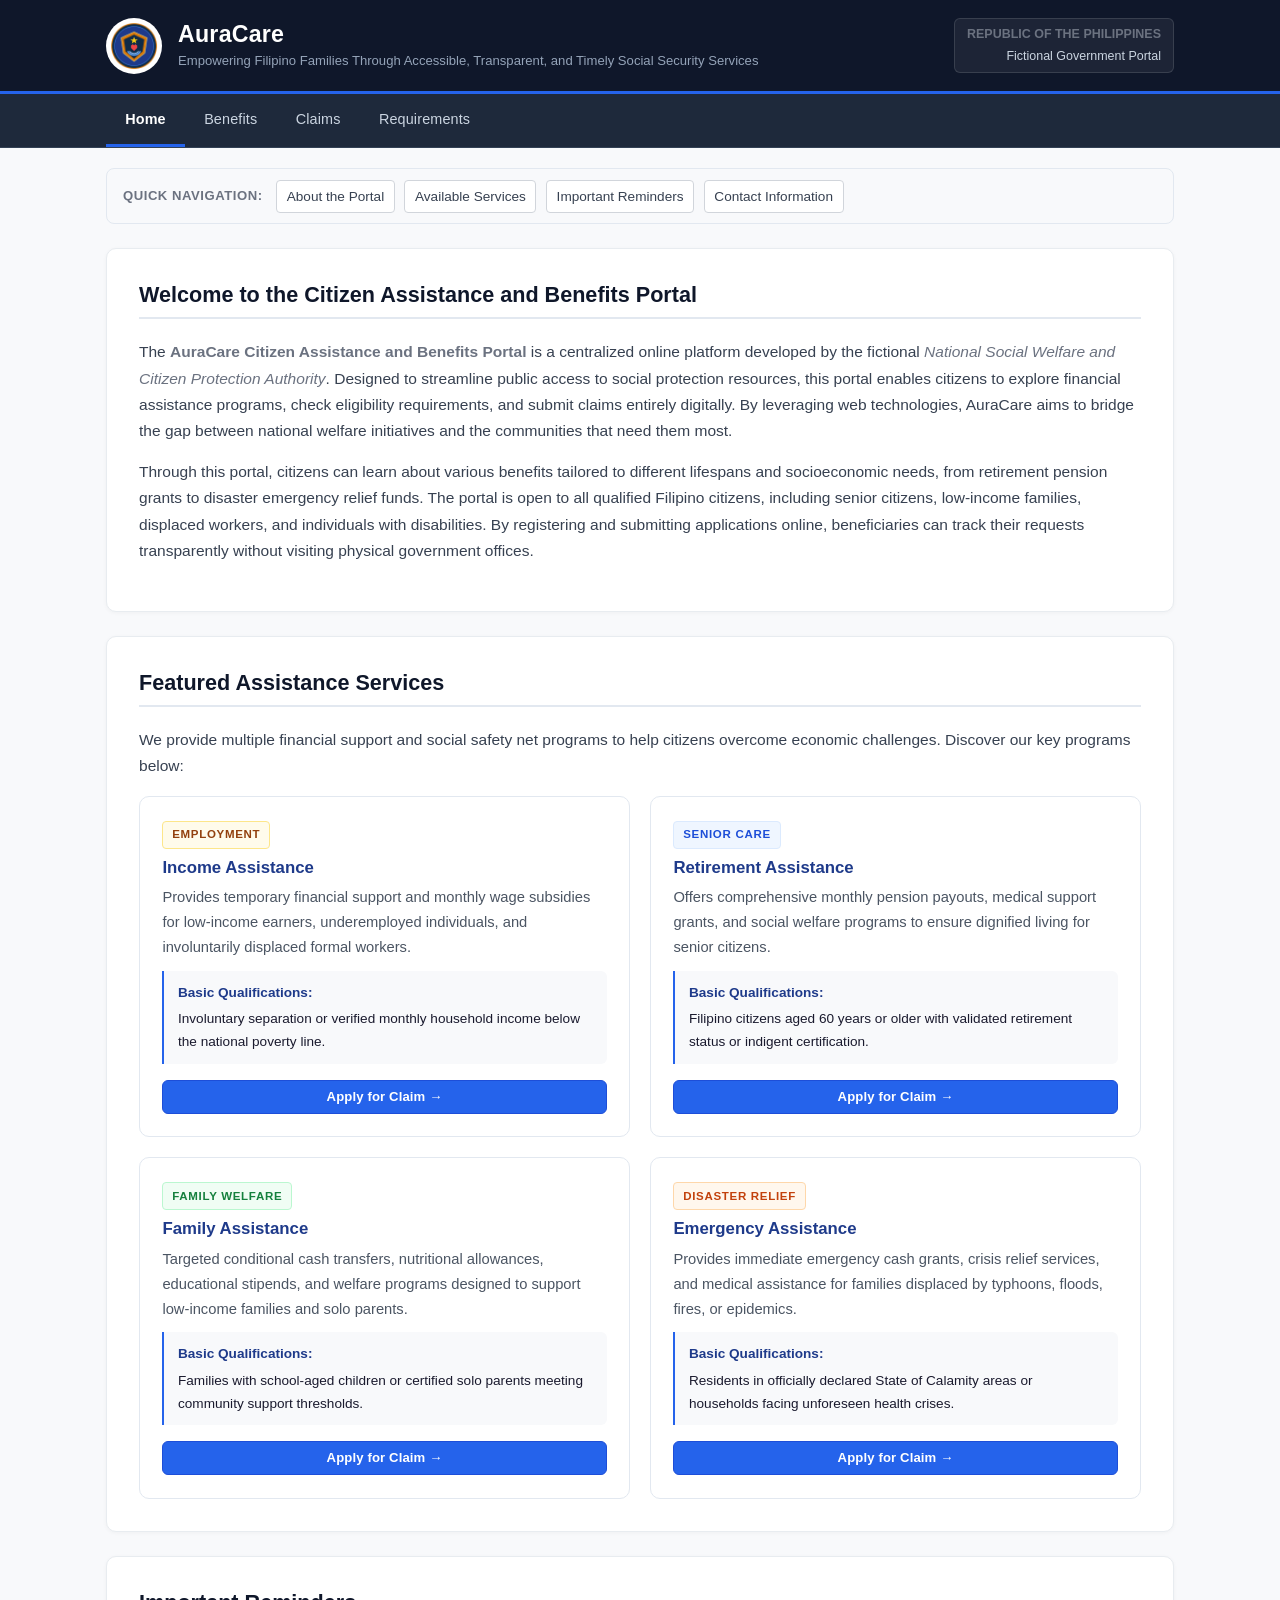
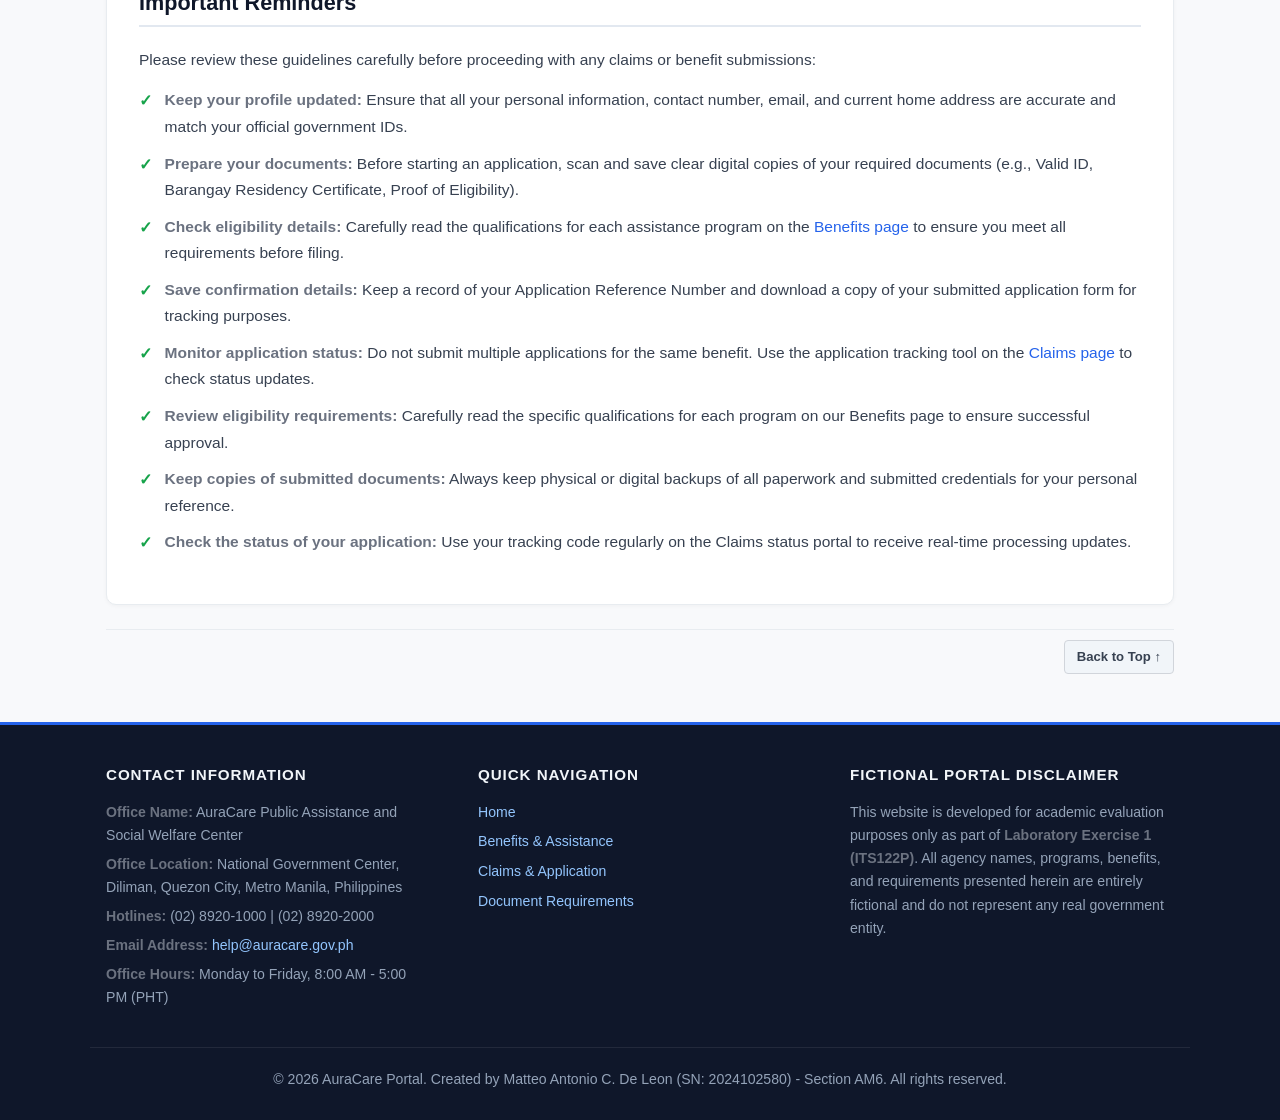
<file: index.html>
﻿<!DOCTYPE html>
<html lang="en">
<head>
    <meta charset="UTF-8">
    <meta name="viewport" content="width=device-width, initial-scale=1.0">
    <title>Home - AuraCare Citizen Assistance and Benefits Portal</title>
    <link rel="stylesheet" href="styles.css">
</head>
<body>

    <!-- Main Header Section -->
    <header id="main-header">
        <div class="container header-content">
            <div class="logo-group">
                <img src="images/logo.png" alt="AuraCare Logo" class="portal-logo">
                <div class="title-group">
                    <h1>AuraCare</h1>
                    <p class="tagline">Empowering Filipino Families Through Accessible, Transparent, and Timely Social Security Services</p>
                </div>
            </div>
            <div class="gov-badge">
                <strong>REPUBLIC OF THE PHILIPPINES</strong><br>
                <span>Fictional Government Portal</span>
            </div>
        </div>
    </header>

    <!-- Main Navigation Menu -->
    <nav>
        <div class="container nav-container">
            <a href="index.html" class="active">Home</a>
            <a href="benefits.html">Benefits</a>
            <a href="claims.html">Claims</a>
            <a href="requirements.html">Requirements</a>
        </div>
    </nav>

    <main class="container" id="top">

        <!-- Quick Page Section Navigation -->
        <div class="internal-nav-bar">
            <span>Quick Navigation:</span>
            <a href="#about">About the Portal</a>
            <a href="#services">Available Services</a>
            <a href="#reminders">Important Reminders</a>
            <a href="#contact">Contact Information</a>
        </div>

        <!-- Welcome Section -->
        <section id="about" class="section-box">
            <h2>Welcome to the Citizen Assistance and Benefits Portal</h2>
            <p>
                The <strong>AuraCare Citizen Assistance and Benefits Portal</strong> is a centralized online platform developed by the fictional <em>National Social Welfare and Citizen Protection Authority</em>. Designed to streamline public access to social protection resources, this portal enables citizens to explore financial assistance programs, check eligibility requirements, and submit claims entirely digitally. By leveraging web technologies, AuraCare aims to bridge the gap between national welfare initiatives and the communities that need them most.
            </p>
            <p>
                Through this portal, citizens can learn about various benefits tailored to different lifespans and socioeconomic needs, from retirement pension grants to disaster emergency relief funds. The portal is open to all qualified Filipino citizens, including senior citizens, low-income families, displaced workers, and individuals with disabilities. By registering and submitting applications online, beneficiaries can track their requests transparently without visiting physical government offices.
            </p>
        </section>

        <!-- Featured Services Section -->
        <section id="services" class="section-box">
            <h2>Featured Assistance Services</h2>
            <p>We provide multiple financial support and social safety net programs to help citizens overcome economic challenges. Discover our key programs below:</p>
            
            <div class="card-grid-2">
                <!-- Income Assistance -->
                <article class="service-card">
                    <div>
                        <span class="badge badge-gold">Employment</span>
                        <h3>Income Assistance</h3>
                        <p>Provides temporary financial support and monthly wage subsidies for low-income earners, underemployed individuals, and involuntarily displaced formal workers.</p>
                        <div class="card-meta">
                            <strong>Basic Qualifications:</strong>
                            Involuntary separation or verified monthly household income below the national poverty line.
                        </div>
                    </div>
                    <a href="claims.html#application-form" class="btn btn-primary btn-sm">Apply for Claim &rarr;</a>
                </article>

                <!-- Retirement Assistance -->
                <article class="service-card">
                    <div>
                        <span class="badge">Senior Care</span>
                        <h3>Retirement Assistance</h3>
                        <p>Offers comprehensive monthly pension payouts, medical support grants, and social welfare programs to ensure dignified living for senior citizens.</p>
                        <div class="card-meta">
                            <strong>Basic Qualifications:</strong>
                            Filipino citizens aged 60 years or older with validated retirement status or indigent certification.
                        </div>
                    </div>
                    <a href="claims.html#application-form" class="btn btn-primary btn-sm">Apply for Claim &rarr;</a>
                </article>

                <!-- Family Assistance -->
                <article class="service-card">
                    <div>
                        <span class="badge badge-green">Family Welfare</span>
                        <h3>Family Assistance</h3>
                        <p>Targeted conditional cash transfers, nutritional allowances, educational stipends, and welfare programs designed to support low-income families and solo parents.</p>
                        <div class="card-meta">
                            <strong>Basic Qualifications:</strong>
                            Families with school-aged children or certified solo parents meeting community support thresholds.
                        </div>
                    </div>
                    <a href="claims.html#application-form" class="btn btn-primary btn-sm">Apply for Claim &rarr;</a>
                </article>

                <!-- Emergency Assistance -->
                <article class="service-card">
                    <div>
                        <span class="badge badge-warning">Disaster Relief</span>
                        <h3>Emergency Assistance</h3>
                        <p>Provides immediate emergency cash grants, crisis relief services, and medical assistance for families displaced by typhoons, floods, fires, or epidemics.</p>
                        <div class="card-meta">
                            <strong>Basic Qualifications:</strong>
                            Residents in officially declared State of Calamity areas or households facing unforeseen health crises.
                        </div>
                    </div>
                    <a href="claims.html#application-form" class="btn btn-primary btn-sm">Apply for Claim &rarr;</a>
                </article>
            </div>
        </section>

        <!-- Important Reminders Section -->
        <section id="reminders" class="section-box">
            <h2>Important Reminders</h2>
            <p>Please review these guidelines carefully before proceeding with any claims or benefit submissions:</p>
            <ul class="bullet-checklist">
                <li><strong>Keep your profile updated:</strong> Ensure that all your personal information, contact number, email, and current home address are accurate and match your official government IDs.</li>
                <li><strong>Prepare your documents:</strong> Before starting an application, scan and save clear digital copies of your required documents (e.g., Valid ID, Barangay Residency Certificate, Proof of Eligibility).</li>
                <li><strong>Check eligibility details:</strong> Carefully read the qualifications for each assistance program on the <a href="benefits.html">Benefits page</a> to ensure you meet all requirements before filing.</li>
                <li><strong>Save confirmation details:</strong> Keep a record of your Application Reference Number and download a copy of your submitted application form for tracking purposes.</li>
                <li><strong>Monitor application status:</strong> Do not submit multiple applications for the same benefit. Use the application tracking tool on the <a href="claims.html">Claims page</a> to check status updates.</li>
                <li><strong>Review eligibility requirements:</strong> Carefully read the specific qualifications for each program on our Benefits page to ensure successful approval.</li>
                <li><strong>Keep copies of submitted documents:</strong> Always keep physical or digital backups of all paperwork and submitted credentials for your personal reference.</li>
                <li><strong>Check the status of your application:</strong> Use your tracking code regularly on the Claims status portal to receive real-time processing updates.</li>
            </ul>
        </section>

        <!-- Back to Top Link -->
        <div class="back-to-top-bar">
            <a href="#top">Back to Top &uarr;</a>
        </div>

    </main>

    <!-- Footer & Contact Section -->
    <footer>
        <div class="container footer-grid">
            <div class="footer-col" id="contact">
                <h3>Contact Information</h3>
                <p><strong>Office Name:</strong> AuraCare Public Assistance and Social Welfare Center</p>
                <p><strong>Office Location:</strong> National Government Center, Diliman, Quezon City, Metro Manila, Philippines</p>
                <p><strong>Hotlines:</strong> (02) 8920-1000 | (02) 8920-2000</p>
                <p><strong>Email Address:</strong> <a href="mailto:help@auracare.gov.ph">help@auracare.gov.ph</a></p>
                <p><strong>Office Hours:</strong> Monday to Friday, 8:00 AM - 5:00 PM (PHT)</p>
            </div>
            
            <div class="footer-col">
                <h3>Quick Navigation</h3>
                <ul>
                    <li><a href="index.html">Home</a></li>
                    <li><a href="benefits.html">Benefits & Assistance</a></li>
                    <li><a href="claims.html">Claims & Application</a></li>
                    <li><a href="requirements.html">Document Requirements</a></li>
                </ul>
            </div>

            <div class="footer-col">
                <h3>Fictional Portal Disclaimer</h3>
                <p>
                    This website is developed for academic evaluation purposes only as part of <strong>Laboratory Exercise 1 (ITS122P)</strong>. All agency names, programs, benefits, and requirements presented herein are entirely fictional and do not represent any real government entity.
                </p>
            </div>
        </div>
        <div class="container footer-bottom">
            <p>&copy; 2026 AuraCare Portal. Created by Matteo Antonio C. De Leon (SN: 2024102580) - Section AM6. All rights reserved.</p>
        </div>
    </footer>

</body>
</html>
</file>
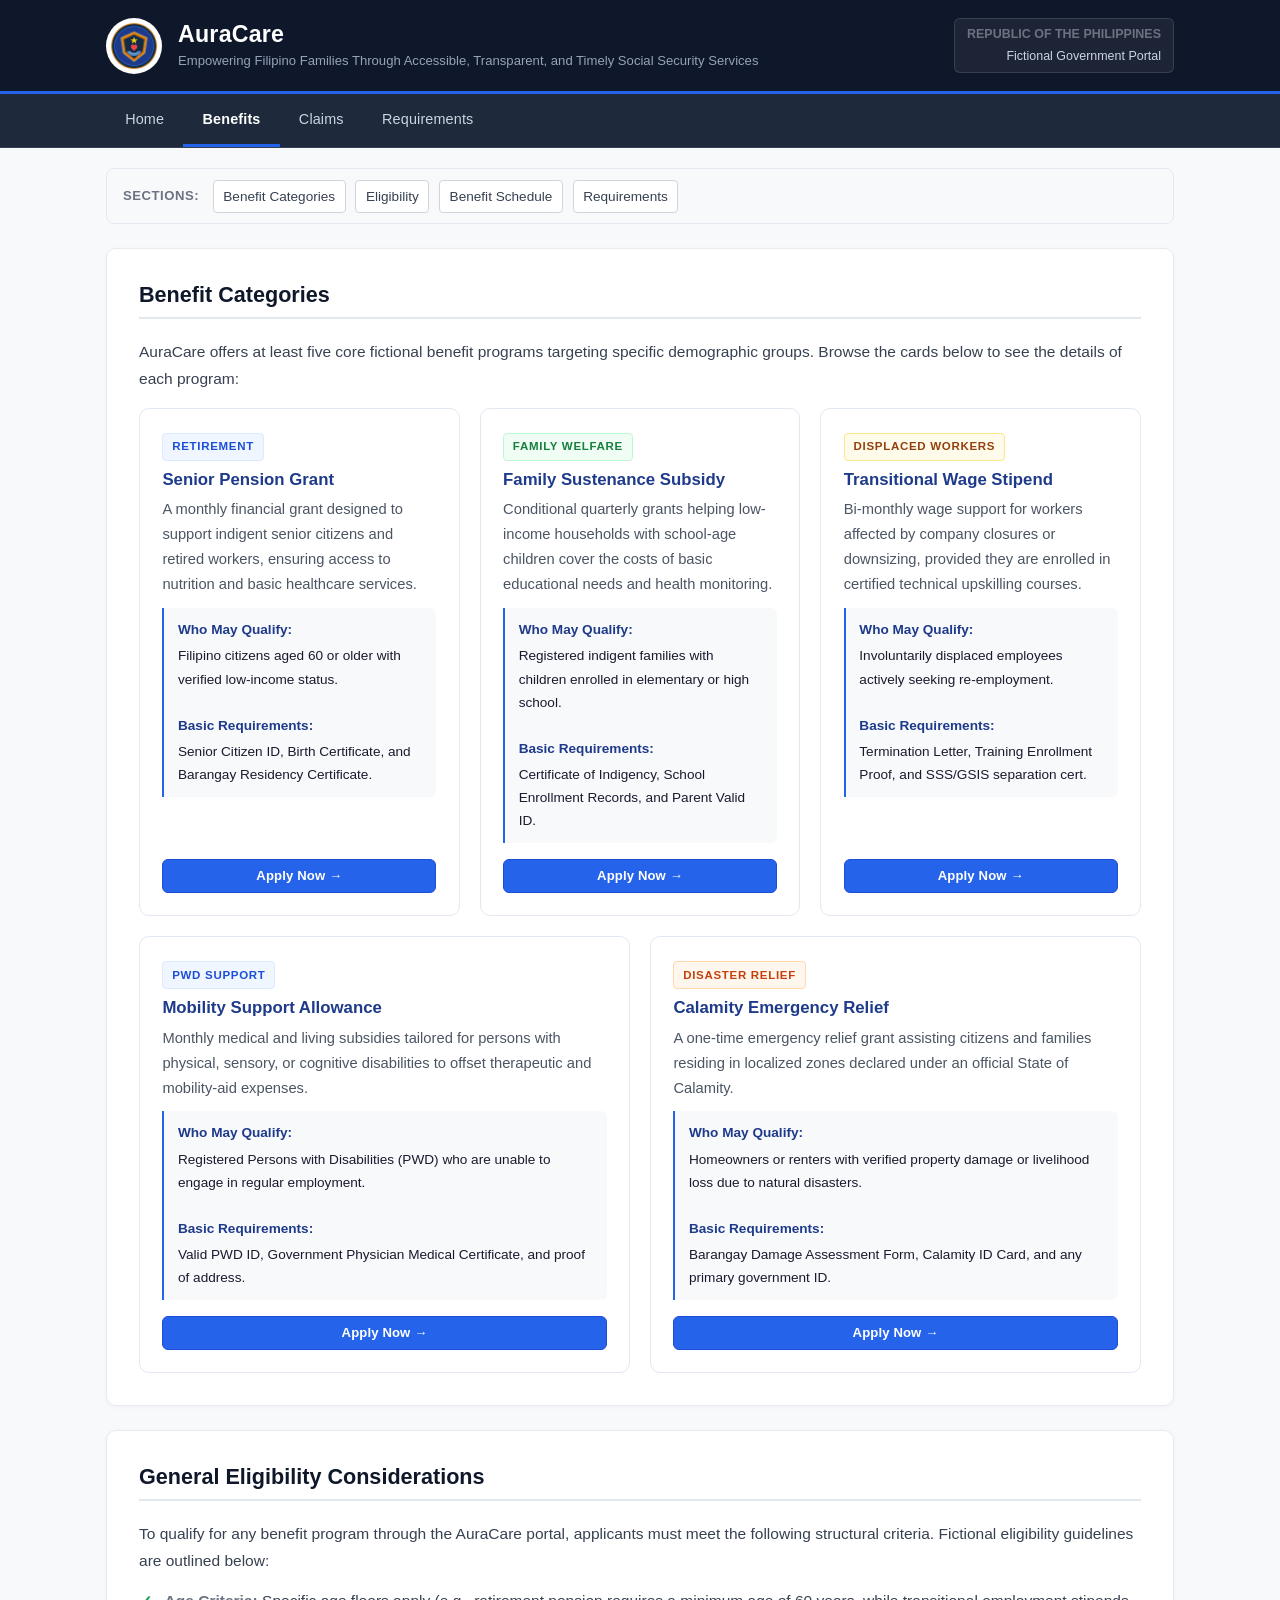
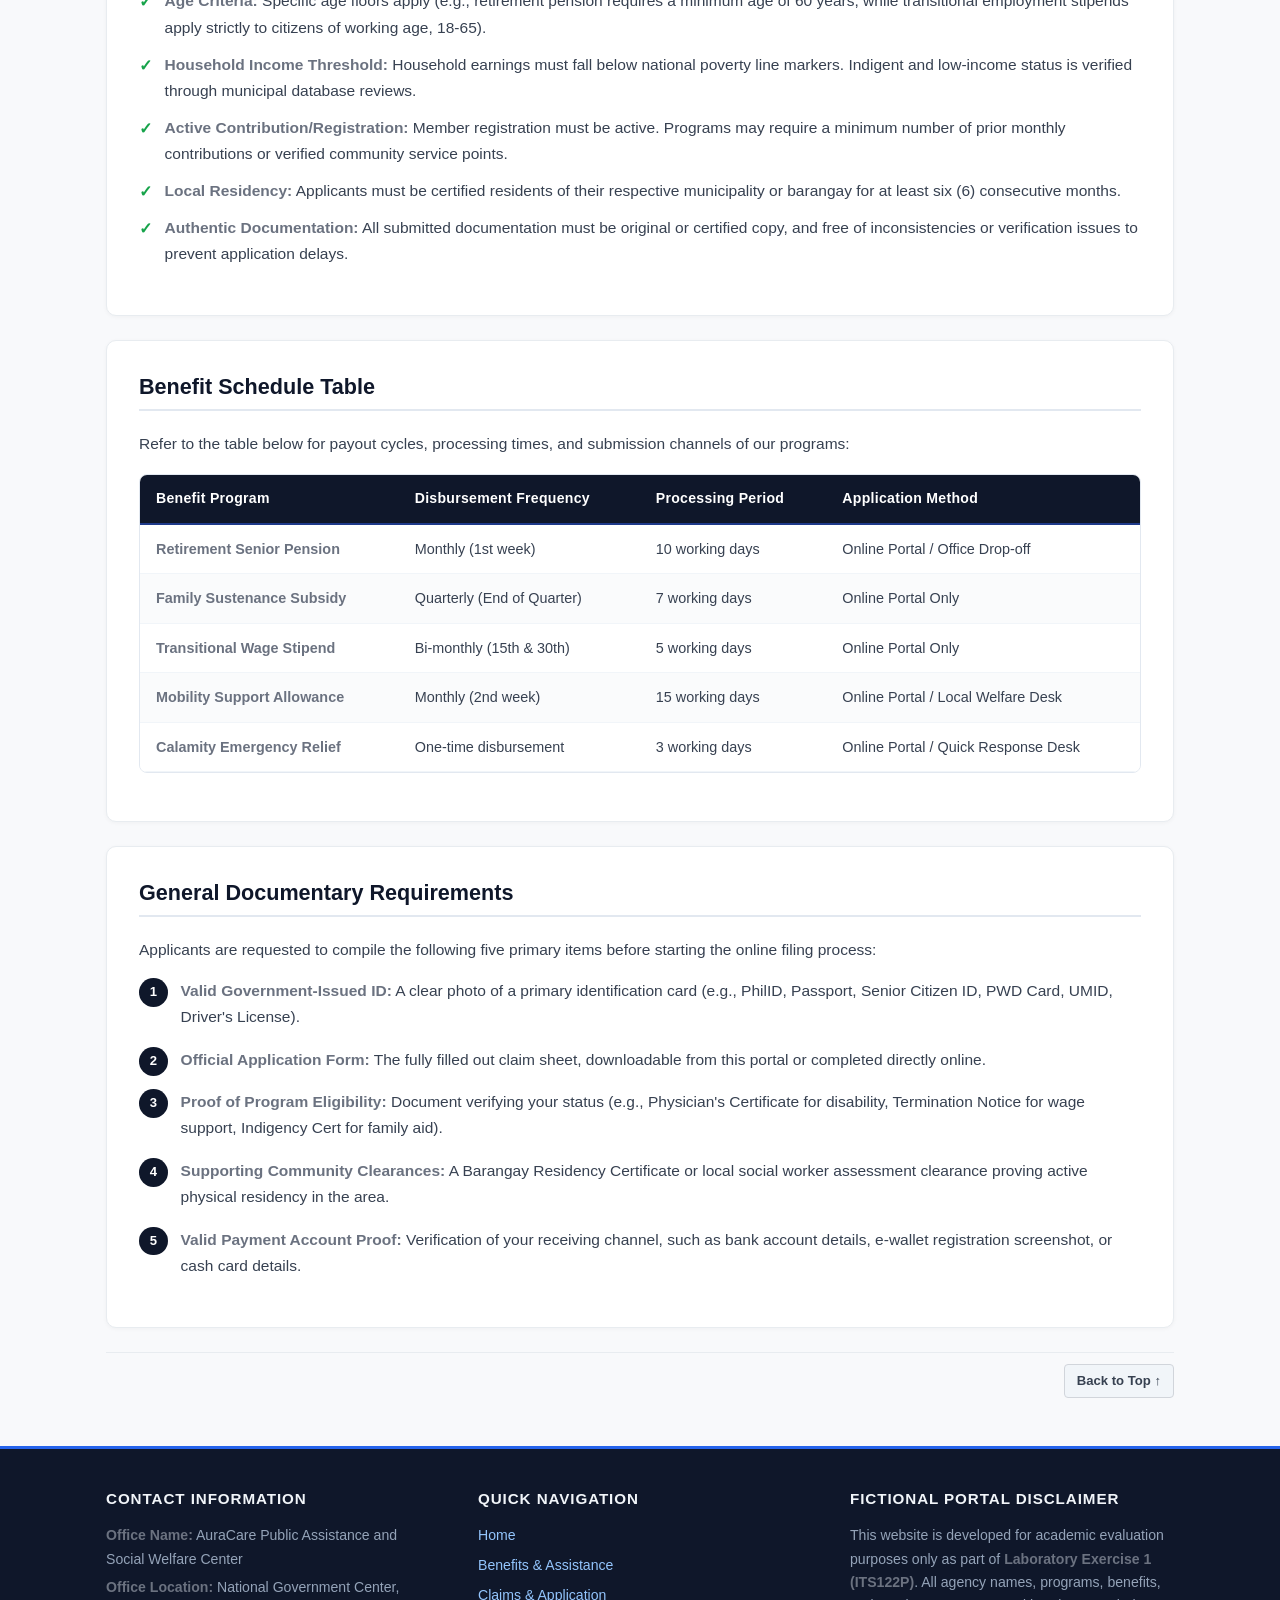
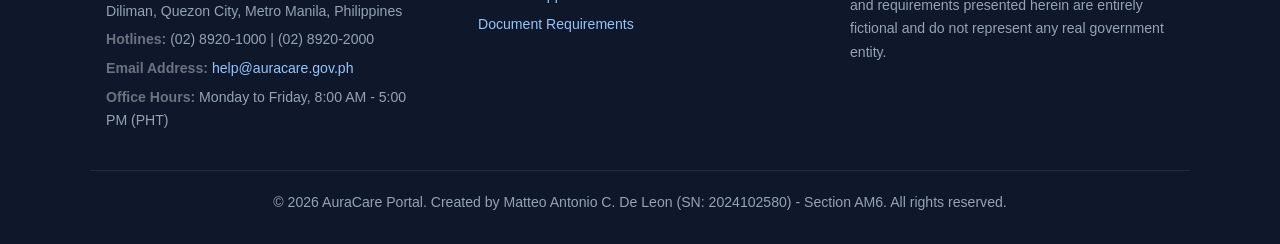
<file: benefits.html>
﻿<!DOCTYPE html>
<html lang="en">
<head>
    <meta charset="UTF-8">
    <meta name="viewport" content="width=device-width, initial-scale=1.0">
    <title>Benefits & Assistance Programs - AuraCare Citizen Portal</title>
    <link rel="stylesheet" href="styles.css">
</head>
<body>

    <!-- Main Header Section -->
    <header id="main-header">
        <div class="container header-content">
            <div class="logo-group">
                <img src="images/logo.png" alt="AuraCare Logo" class="portal-logo">
                <div class="title-group">
                    <h1>AuraCare</h1>
                    <p class="tagline">Empowering Filipino Families Through Accessible, Transparent, and Timely Social Security Services</p>
                </div>
            </div>
            <div class="gov-badge">
                <strong>REPUBLIC OF THE PHILIPPINES</strong><br>
                <span>Fictional Government Portal</span>
            </div>
        </div>
    </header>

    <!-- Main Navigation Menu -->
    <nav>
        <div class="container nav-container">
            <a href="index.html">Home</a>
            <a href="benefits.html" class="active">Benefits</a>
            <a href="claims.html">Claims</a>
            <a href="requirements.html">Requirements</a>
        </div>
    </nav>
    <main class="container" id="top">

        <!-- Quick Page Section Navigation -->
        <div class="internal-nav-bar">
            <span>Sections:</span>
            <a href="#categories">Benefit Categories</a>
            <a href="#eligibility">Eligibility</a>
            <a href="#schedule">Benefit Schedule</a>
            <a href="#requirements">Requirements</a>
        </div>

        <!-- Benefit Categories Section -->
        <section id="categories" class="section-box">
            <h2>Benefit Categories</h2>
            <p>AuraCare offers at least five core fictional benefit programs targeting specific demographic groups. Browse the cards below to see the details of each program:</p>
            
            <div class="card-grid-3">
                <!-- Retirement Pension -->
                <article class="benefit-card">
                    <div>
                        <span class="badge">Retirement</span>
                        <h3>Senior Pension Grant</h3>
                        <p>A monthly financial grant designed to support indigent senior citizens and retired workers, ensuring access to nutrition and basic healthcare services.</p>
                        <div class="card-meta">
                            <strong>Who May Qualify:</strong>
                            Filipino citizens aged 60 or older with verified low-income status.
                            <br><br>
                            <strong>Basic Requirements:</strong>
                            Senior Citizen ID, Birth Certificate, and Barangay Residency Certificate.
                        </div>
                    </div>
                    <a href="claims.html#application-form" class="btn btn-primary btn-sm">Apply Now &rarr;</a>
                </article>

                <!-- Family Support -->
                <article class="benefit-card">
                    <div>
                        <span class="badge badge-green">Family Welfare</span>
                        <h3>Family Sustenance Subsidy</h3>
                        <p>Conditional quarterly grants helping low-income households with school-age children cover the costs of basic educational needs and health monitoring.</p>
                        <div class="card-meta">
                            <strong>Who May Qualify:</strong>
                            Registered indigent families with children enrolled in elementary or high school.
                            <br><br>
                            <strong>Basic Requirements:</strong>
                            Certificate of Indigency, School Enrollment Records, and Parent Valid ID.
                        </div>
                    </div>
                    <a href="claims.html#application-form" class="btn btn-primary btn-sm">Apply Now &rarr;</a>
                </article>

                <!-- Temporary Income Support -->
                <article class="benefit-card">
                    <div>
                        <span class="badge badge-gold">Displaced Workers</span>
                        <h3>Transitional Wage Stipend</h3>
                        <p>Bi-monthly wage support for workers affected by company closures or downsizing, provided they are enrolled in certified technical upskilling courses.</p>
                        <div class="card-meta">
                            <strong>Who May Qualify:</strong>
                            Involuntarily displaced employees actively seeking re-employment.
                            <br><br>
                            <strong>Basic Requirements:</strong>
                            Termination Letter, Training Enrollment Proof, and SSS/GSIS separation cert.
                        </div>
                    </div>
                    <a href="claims.html#application-form" class="btn btn-primary btn-sm">Apply Now &rarr;</a>
                </article>

                <!-- Disability Support -->
                <article class="benefit-card">
                    <div>
                        <span class="badge">PWD Support</span>
                        <h3>Mobility Support Allowance</h3>
                        <p>Monthly medical and living subsidies tailored for persons with physical, sensory, or cognitive disabilities to offset therapeutic and mobility-aid expenses.</p>
                        <div class="card-meta">
                            <strong>Who May Qualify:</strong>
                            Registered Persons with Disabilities (PWD) who are unable to engage in regular employment.
                            <br><br>
                            <strong>Basic Requirements:</strong>
                            Valid PWD ID, Government Physician Medical Certificate, and proof of address.
                        </div>
                    </div>
                    <a href="claims.html#application-form" class="btn btn-primary btn-sm">Apply Now &rarr;</a>
                </article>

                <!-- Emergency Relief -->
                <article class="benefit-card">
                    <div>
                        <span class="badge badge-warning">Disaster Relief</span>
                        <h3>Calamity Emergency Relief</h3>
                        <p>A one-time emergency relief grant assisting citizens and families residing in localized zones declared under an official State of Calamity.</p>
                        <div class="card-meta">
                            <strong>Who May Qualify:</strong>
                            Homeowners or renters with verified property damage or livelihood loss due to natural disasters.
                            <br><br>
                            <strong>Basic Requirements:</strong>
                            Barangay Damage Assessment Form, Calamity ID Card, and any primary government ID.
                        </div>
                    </div>
                    <a href="claims.html#application-form" class="btn btn-primary btn-sm">Apply Now &rarr;</a>
                </article>
            </div>
        </section>

        <!-- Eligibility Section -->
        <section id="eligibility" class="section-box">
            <h2>General Eligibility Considerations</h2>
            <p>To qualify for any benefit program through the AuraCare portal, applicants must meet the following structural criteria. Fictional eligibility guidelines are outlined below:</p>
            <ul class="bullet-checklist">
                <li><strong>Age Criteria:</strong> Specific age floors apply (e.g., retirement pension requires a minimum age of 60 years, while transitional employment stipends apply strictly to citizens of working age, 18-65).</li>
                <li><strong>Household Income Threshold:</strong> Household earnings must fall below national poverty line markers. Indigent and low-income status is verified through municipal database reviews.</li>
                <li><strong>Active Contribution/Registration:</strong> Member registration must be active. Programs may require a minimum number of prior monthly contributions or verified community service points.</li>
                <li><strong>Local Residency:</strong> Applicants must be certified residents of their respective municipality or barangay for at least six (6) consecutive months.</li>
                <li><strong>Authentic Documentation:</strong> All submitted documentation must be original or certified copy, and free of inconsistencies or verification issues to prevent application delays.</li>
            </ul>
        </section>

        <!-- Benefit Schedule Table Section -->
        <section id="schedule" class="section-box">
            <h2>Benefit Schedule Table</h2>
            <p>Refer to the table below for payout cycles, processing times, and submission channels of our programs:</p>
            
            <div class="table-container">
                <table>
                    <thead>
                        <tr>
                            <th>Benefit Program</th>
                            <th>Disbursement Frequency</th>
                            <th>Processing Period</th>
                            <th>Application Method</th>
                        </tr>
                    </thead>
                    <tbody>
                        <tr>
                            <td><strong>Retirement Senior Pension</strong></td>
                            <td>Monthly (1st week)</td>
                            <td>10 working days</td>
                            <td>Online Portal / Office Drop-off</td>
                        </tr>
                        <tr>
                            <td><strong>Family Sustenance Subsidy</strong></td>
                            <td>Quarterly (End of Quarter)</td>
                            <td>7 working days</td>
                            <td>Online Portal Only</td>
                        </tr>
                        <tr>
                            <td><strong>Transitional Wage Stipend</strong></td>
                            <td>Bi-monthly (15th & 30th)</td>
                            <td>5 working days</td>
                            <td>Online Portal Only</td>
                        </tr>
                        <tr>
                            <td><strong>Mobility Support Allowance</strong></td>
                            <td>Monthly (2nd week)</td>
                            <td>15 working days</td>
                            <td>Online Portal / Local Welfare Desk</td>
                        </tr>
                        <tr>
                            <td><strong>Calamity Emergency Relief</strong></td>
                            <td>One-time disbursement</td>
                            <td>3 working days</td>
                            <td>Online Portal / Quick Response Desk</td>
                        </tr>
                    </tbody>
                </table>
            </div>
        </section>

        <!-- General Requirements Section -->
        <section id="requirements" class="section-box">
            <h2>General Documentary Requirements</h2>
            <p>Applicants are requested to compile the following five primary items before starting the online filing process:</p>
            <ol class="step-list">
                <li><strong>Valid Government-Issued ID:</strong> A clear photo of a primary identification card (e.g., PhilID, Passport, Senior Citizen ID, PWD Card, UMID, Driver's License).</li>
                <li><strong>Official Application Form:</strong> The fully filled out claim sheet, downloadable from this portal or completed directly online.</li>
                <li><strong>Proof of Program Eligibility:</strong> Document verifying your status (e.g., Physician's Certificate for disability, Termination Notice for wage support, Indigency Cert for family aid).</li>
                <li><strong>Supporting Community Clearances:</strong> A Barangay Residency Certificate or local social worker assessment clearance proving active physical residency in the area.</li>
                <li><strong>Valid Payment Account Proof:</strong> Verification of your receiving channel, such as bank account details, e-wallet registration screenshot, or cash card details.</li>
            </ol>
        </section>

        <!-- Back to Top Link -->
        <div class="back-to-top-bar">
            <a href="#top">Back to Top &uarr;</a>
        </div>

    </main>

    <!-- Footer & Contact Section -->
    <footer>
        <div class="container footer-grid">
            <div class="footer-col" id="contact">
                <h3>Contact Information</h3>
                <p><strong>Office Name:</strong> AuraCare Public Assistance and Social Welfare Center</p>
                <p><strong>Office Location:</strong> National Government Center, Diliman, Quezon City, Metro Manila, Philippines</p>
                <p><strong>Hotlines:</strong> (02) 8920-1000 | (02) 8920-2000</p>
                <p><strong>Email Address:</strong> <a href="mailto:help@auracare.gov.ph">help@auracare.gov.ph</a></p>
                <p><strong>Office Hours:</strong> Monday to Friday, 8:00 AM - 5:00 PM (PHT)</p>
            </div>
            
            <div class="footer-col">
                <h3>Quick Navigation</h3>
                <ul>
                    <li><a href="index.html">Home</a></li>
                    <li><a href="benefits.html">Benefits & Assistance</a></li>
                    <li><a href="claims.html">Claims & Application</a></li>
                    <li><a href="requirements.html">Document Requirements</a></li>
                </ul>
            </div>

            <div class="footer-col">
                <h3>Fictional Portal Disclaimer</h3>
                <p>
                    This website is developed for academic evaluation purposes only as part of <strong>Laboratory Exercise 1 (ITS122P)</strong>. All agency names, programs, benefits, and requirements presented herein are entirely fictional and do not represent any real government entity.
                </p>
            </div>
        </div>
        <div class="container footer-bottom">
            <p>&copy; 2026 AuraCare Portal. Created by Matteo Antonio C. De Leon (SN: 2024102580) - Section AM6. All rights reserved.</p>
        </div>
    </footer>

</body>
</html>
</file>
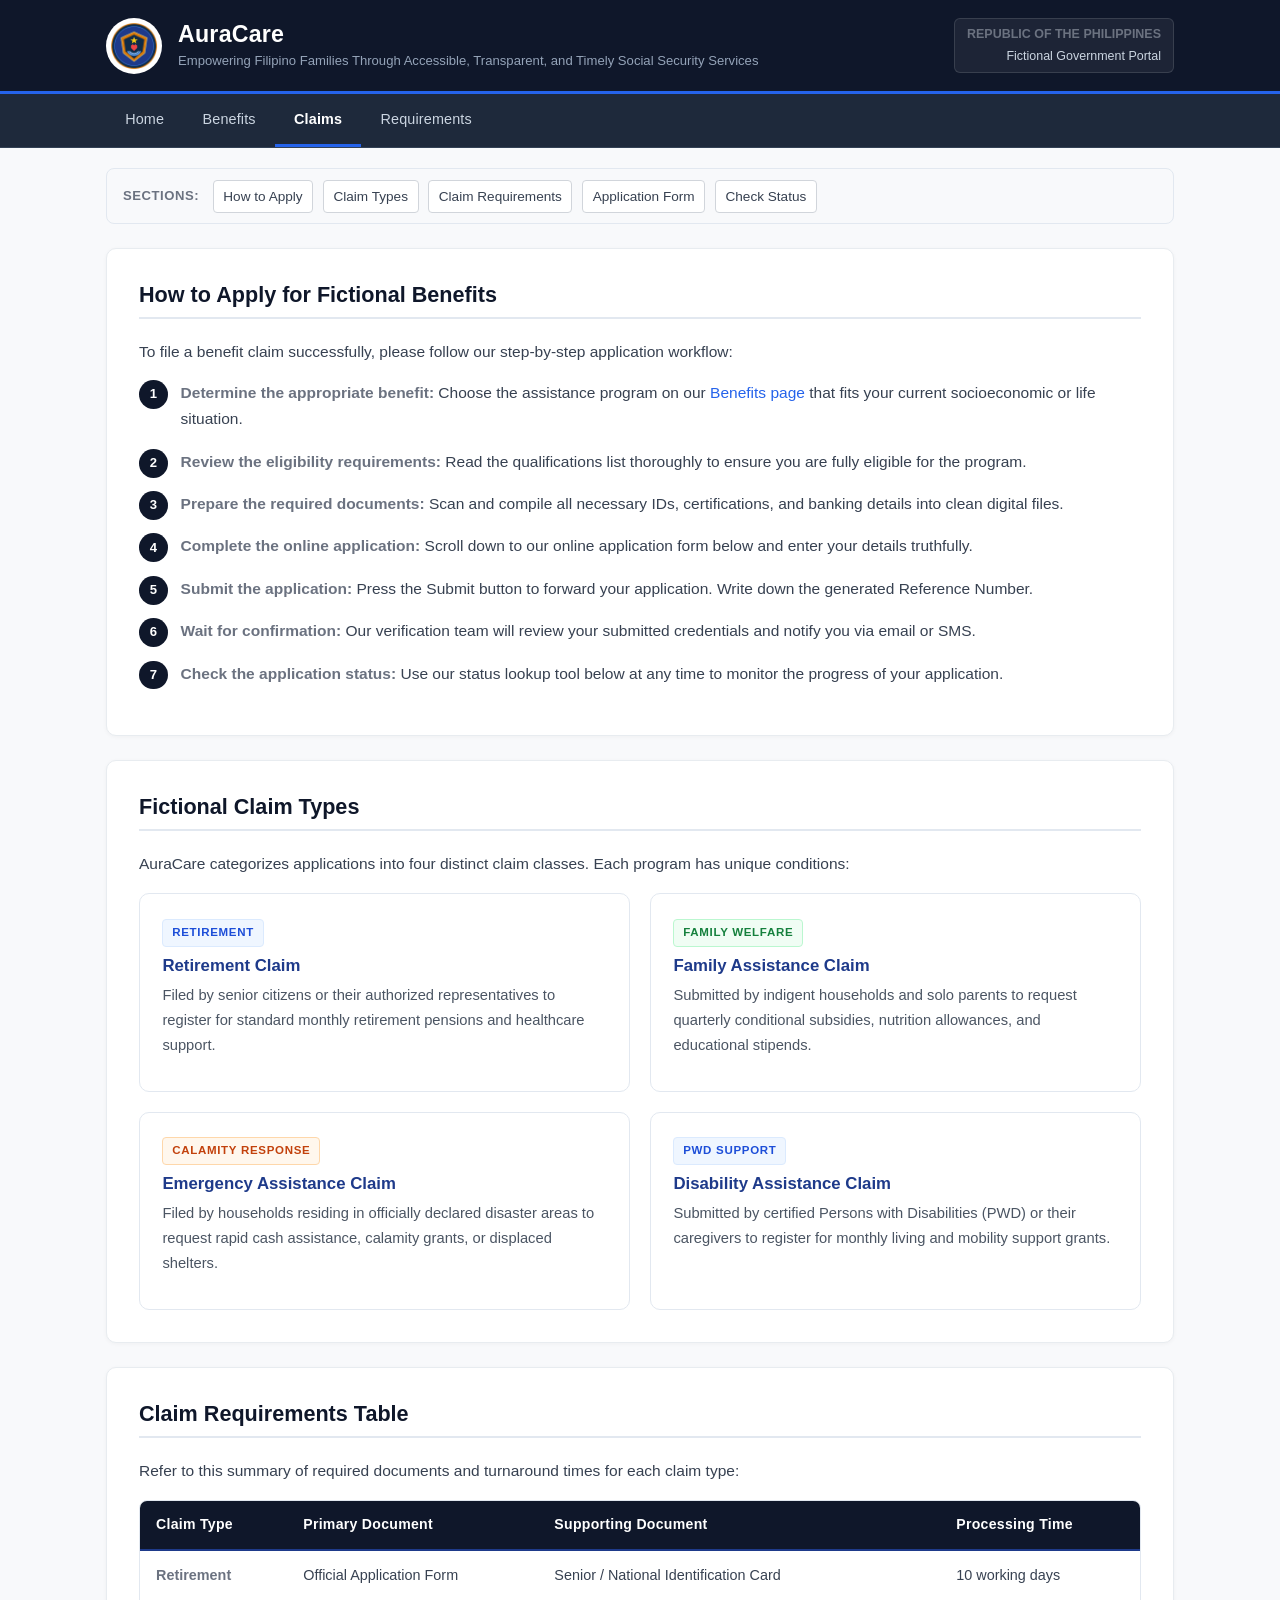
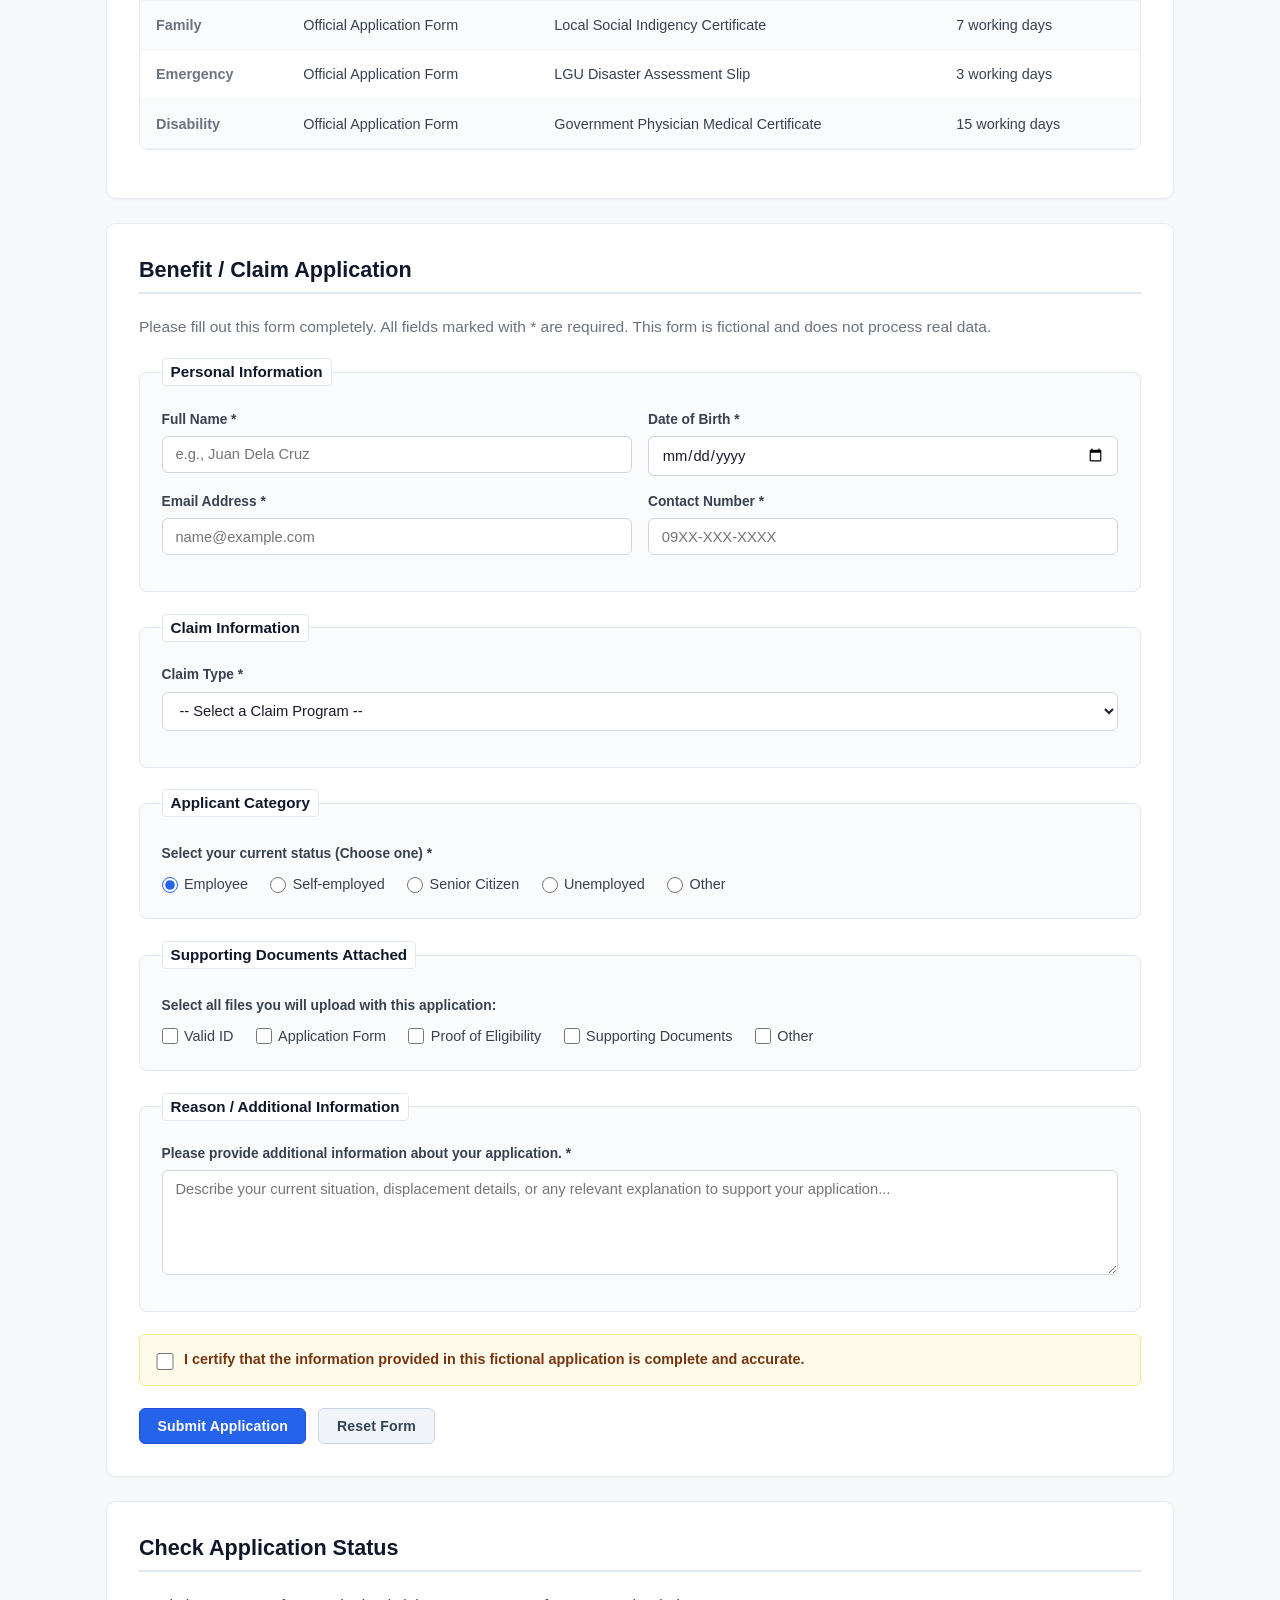
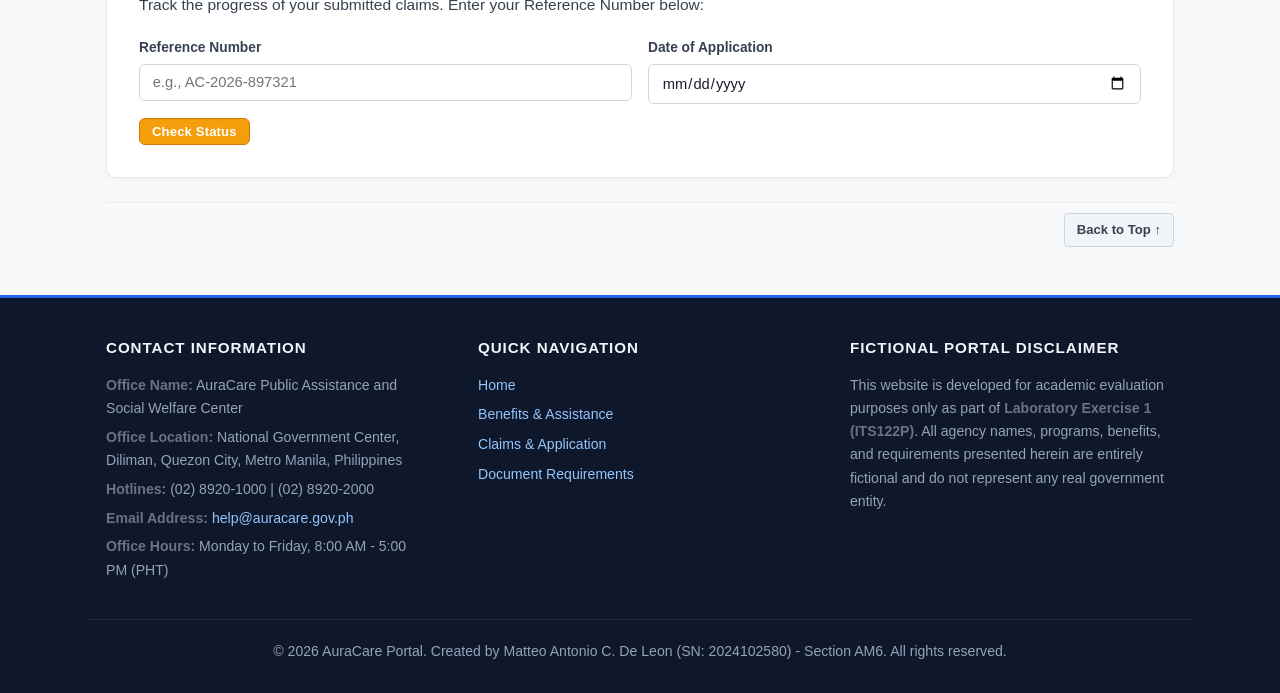
<file: claims.html>
<!DOCTYPE html>
<html lang="en">
<head>
    <meta charset="UTF-8">
    <meta name="viewport" content="width=device-width, initial-scale=1.0">
    <title>Claims and Application - AuraCare Citizen Portal</title>
    <link rel="stylesheet" href="styles.css">
</head>
<body>

    <!-- Main Header Section -->
    <header id="main-header">
        <div class="container header-content">
            <div class="logo-group">
                <img src="images/logo.png" alt="AuraCare Logo" class="portal-logo">
                <div class="title-group">
                    <h1>AuraCare</h1>
                    <p class="tagline">Empowering Filipino Families Through Accessible, Transparent, and Timely Social Security Services</p>
                </div>
            </div>
            <div class="gov-badge">
                <strong>REPUBLIC OF THE PHILIPPINES</strong><br>
                <span>Fictional Government Portal</span>
            </div>
        </div>
    </header>

    <!-- Main Navigation Menu -->
    <nav>
        <div class="container nav-container">
            <a href="index.html">Home</a>
            <a href="benefits.html">Benefits</a>
            <a href="claims.html" class="active">Claims</a>
            <a href="requirements.html">Requirements</a>
        </div>
    </nav>

    <!-- Page Wrapper -->
    <main class="container" id="top">

        <!-- Quick Page Section Navigation -->
        <div class="internal-nav-bar">
            <span>Sections:</span>
            <a href="#how-to-apply">How to Apply</a>
            <a href="#claim-types">Claim Types</a>
            <a href="#claim-requirements">Claim Requirements</a>
            <a href="#application-form">Application Form</a>
            <a href="#status-check">Check Status</a>
        </div>

        <!-- How to Apply Section -->
        <section id="how-to-apply" class="section-box">
            <h2>How to Apply for Fictional Benefits</h2>
            <p>To file a benefit claim successfully, please follow our step-by-step application workflow:</p>
            <ol class="step-list">
                <li><strong>Determine the appropriate benefit:</strong> Choose the assistance program on our <a href="benefits.html">Benefits page</a> that fits your current socioeconomic or life situation.</li>
                <li><strong>Review the eligibility requirements:</strong> Read the qualifications list thoroughly to ensure you are fully eligible for the program.</li>
                <li><strong>Prepare the required documents:</strong> Scan and compile all necessary IDs, certifications, and banking details into clean digital files.</li>
                <li><strong>Complete the online application:</strong> Scroll down to our online application form below and enter your details truthfully.</li>
                <li><strong>Submit the application:</strong> Press the Submit button to forward your application. Write down the generated Reference Number.</li>
                <li><strong>Wait for confirmation:</strong> Our verification team will review your submitted credentials and notify you via email or SMS.</li>
                <li><strong>Check the application status:</strong> Use our status lookup tool below at any time to monitor the progress of your application.</li>
            </ol>
        </section>

        <!-- Claim Types Section -->
        <section id="claim-types" class="section-box">
            <h2>Fictional Claim Types</h2>
            <p>AuraCare categorizes applications into four distinct claim classes. Each program has unique conditions:</p>
            
            <div class="card-grid-2">
                <!-- Retirement Claim -->
                <article class="service-card">
                    <div>
                        <span class="badge">Retirement</span>
                        <h3>Retirement Claim</h3>
                        <p>Filed by senior citizens or their authorized representatives to register for standard monthly retirement pensions and healthcare support.</p>
                    </div>
                </article>

                <!-- Family Assistance Claim -->
                <article class="service-card">
                    <div>
                        <span class="badge badge-green">Family Welfare</span>
                        <h3>Family Assistance Claim</h3>
                        <p>Submitted by indigent households and solo parents to request quarterly conditional subsidies, nutrition allowances, and educational stipends.</p>
                    </div>
                </article>

                <!-- Emergency Assistance Claim -->
                <article class="service-card">
                    <div>
                        <span class="badge badge-warning">Calamity Response</span>
                        <h3>Emergency Assistance Claim</h3>
                        <p>Filed by households residing in officially declared disaster areas to request rapid cash assistance, calamity grants, or displaced shelters.</p>
                    </div>
                </article>

                <!-- Disability Assistance Claim -->
                <article class="service-card">
                    <div>
                        <span class="badge">PWD Support</span>
                        <h3>Disability Assistance Claim</h3>
                        <p>Submitted by certified Persons with Disabilities (PWD) or their caregivers to register for monthly living and mobility support grants.</p>
                    </div>
                </article>
            </div>
        </section>

        <!-- Claim Requirements Table Section -->
        <section id="claim-requirements" class="section-box">
            <h2>Claim Requirements Table</h2>
            <p>Refer to this summary of required documents and turnaround times for each claim type:</p>
            
            <div class="table-container">
                <table>
                    <thead>
                        <tr>
                            <th>Claim Type</th>
                            <th>Primary Document</th>
                            <th>Supporting Document</th>
                            <th>Processing Time</th>
                        </tr>
                    </thead>
                    <tbody>
                        <tr>
                            <td><strong>Retirement</strong></td>
                            <td>Official Application Form</td>
                            <td>Senior / National Identification Card</td>
                            <td>10 working days</td>
                        </tr>
                        <tr>
                            <td><strong>Family</strong></td>
                            <td>Official Application Form</td>
                            <td>Local Social Indigency Certificate</td>
                            <td>7 working days</td>
                        </tr>
                        <tr>
                            <td><strong>Emergency</strong></td>
                            <td>Official Application Form</td>
                            <td>LGU Disaster Assessment Slip</td>
                            <td>3 working days</td>
                        </tr>
                        <tr>
                            <td><strong>Disability</strong></td>
                            <td>Official Application Form</td>
                            <td>Government Physician Medical Certificate</td>
                            <td>15 working days</td>
                        </tr>
                    </tbody>
                </table>
            </div>
        </section>

        <!-- Application Form Section -->
        <section id="application-form" class="section-box">
            <h2>Benefit / Claim Application</h2>
            <p class="text-muted">Please fill out this form completely. All fields marked with * are required. This form is fictional and does not process real data.</p>
            
            <form action="#" method="get">
                <!-- Personal Information -->
                <fieldset>
                    <legend>Personal Information</legend>
                    
                    <div class="form-row">
                        <div class="form-group">
                            <label for="fullName">Full Name *</label>
                            <input type="text" id="fullName" name="fullName" required placeholder="e.g., Juan Dela Cruz">
                        </div>
                        <div class="form-group">
                            <label for="dob">Date of Birth *</label>
                            <input type="date" id="dob" name="dob" required>
                        </div>
                    </div>
                    
                    <div class="form-row">
                        <div class="form-group">
                            <label for="email">Email Address *</label>
                            <input type="email" id="email" name="email" required placeholder="name@example.com">
                        </div>
                        <div class="form-group">
                            <label for="contactNumber">Contact Number *</label>
                            <input type="tel" id="contactNumber" name="contactNumber" required placeholder="09XX-XXX-XXXX">
                        </div>
                    </div>
                </fieldset>

                <!-- Claim Information -->
                <fieldset>
                    <legend>Claim Information</legend>
                    <div class="form-row">
                        <div class="form-group full-width">
                            <label for="claimType">Claim Type *</label>
                            <select id="claimType" name="claimType" required>
                                <option value="">-- Select a Claim Program --</option>
                                <option value="retirement">Retirement Assistance (Senior Pension)</option>
                                <option value="family">Family Assistance (Family Subsidy)</option>
                                <option value="emergency">Emergency Relief (Calamity Cash)</option>
                                <option value="disability">Disability Support (PWD Allowance)</option>
                                <option value="transitional">Transitional Wage Assistance</option>
                            </select>
                        </div>
                    </div>
                </fieldset>

                <!-- Applicant Category -->
                <fieldset>
                    <legend>Applicant Category</legend>
                    <label>Select your current status (Choose one) *</label>
                    <div class="radio-group">
                        <div class="choice-item">
                            <input type="radio" id="cat_employee" name="applicantCategory" value="Employee" checked>
                            <label for="cat_employee">Employee</label>
                        </div>
                        <div class="choice-item">
                            <input type="radio" id="cat_self" name="applicantCategory" value="Self-employed">
                            <label for="cat_self">Self-employed</label>
                        </div>
                        <div class="choice-item">
                            <input type="radio" id="cat_senior" name="applicantCategory" value="Senior Citizen">
                            <label for="cat_senior">Senior Citizen</label>
                        </div>
                        <div class="choice-item">
                            <input type="radio" id="cat_unemployed" name="applicantCategory" value="Unemployed">
                            <label for="cat_unemployed">Unemployed</label>
                        </div>
                        <div class="choice-item">
                            <input type="radio" id="cat_other" name="applicantCategory" value="Other">
                            <label for="cat_other">Other</label>
                        </div>
                    </div>
                </fieldset>

                <!-- Supporting Documents Attached -->
                <fieldset>
                    <legend>Supporting Documents Attached</legend>
                    <label>Select all files you will upload with this application:</label>
                    <div class="checkbox-group">
                        <div class="choice-item">
                            <input type="checkbox" id="doc_valid_id" name="supportingDocuments" value="Valid ID">
                            <label for="doc_valid_id">Valid ID</label>
                        </div>
                        <div class="choice-item">
                            <input type="checkbox" id="doc_app_form" name="supportingDocuments" value="Application Form">
                            <label for="doc_app_form">Application Form</label>
                        </div>
                        <div class="choice-item">
                            <input type="checkbox" id="doc_eligibility" name="supportingDocuments" value="Proof of Eligibility">
                            <label for="doc_eligibility">Proof of Eligibility</label>
                        </div>
                        <div class="choice-item">
                            <input type="checkbox" id="doc_supporting" name="supportingDocuments" value="Supporting Documents">
                            <label for="doc_supporting">Supporting Documents</label>
                        </div>
                        <div class="choice-item">
                            <input type="checkbox" id="doc_other_files" name="supportingDocuments" value="Other">
                            <label for="doc_other_files">Other</label>
                        </div>
                    </div>
                </fieldset>

                <!-- Reason / Additional Notes -->
                <fieldset>
                    <legend>Reason / Additional Information</legend>
                    <div class="form-row">
                        <div class="form-group full-width">
                            <label for="additionalInfo">Please provide additional information about your application. *</label>
                            <textarea id="additionalInfo" name="additionalInfo" required placeholder="Describe your current situation, displacement details, or any relevant explanation to support your application..."></textarea>
                        </div>
                    </div>
                </fieldset>

                <!-- Declaration Checkbox Area -->
                <div class="declaration-box">
                    <input type="checkbox" id="declaration" name="declaration" required>
                    <label for="declaration">I certify that the information provided in this fictional application is complete and accurate.</label>
                </div>

                <!-- Form Submit and Reset Buttons -->
                <div class="form-actions">
                    <button type="submit" class="btn btn-primary">Submit Application</button>
                    <button type="reset" class="btn btn-secondary">Reset Form</button>
                </div>
            </form>
        </section>

        <!-- Check Application Status Section -->
        <section id="status-check" class="section-box">
            <h2>Check Application Status</h2>
            <p>Track the progress of your submitted claims. Enter your Reference Number below:</p>
            
            <form action="#" method="get" onsubmit="return false;">
                <div class="form-row">
                    <div class="form-group">
                        <label for="refNumber">Reference Number</label>
                        <input type="text" id="refNumber" name="refNumber" placeholder="e.g., AC-2026-897321" required>
                    </div>
                    <div class="form-group">
                        <label for="refDate">Date of Application</label>
                        <input type="date" id="refDate" name="refDate" required>
                    </div>
                </div>
                <div class="form-actions">
                    <button type="submit" class="btn btn-accent btn-sm">Check Status</button>
                </div>
            </form>
        </section>

        <!-- Back to Top Link -->
        <div class="back-to-top-bar">
            <a href="#top">Back to Top &uarr;</a>
        </div>

    </main>

    <!-- Footer & Contact Section -->
    <footer>
        <div class="container footer-grid">
            <div class="footer-col" id="contact">
                <h3>Contact Information</h3>
                <p><strong>Office Name:</strong> AuraCare Public Assistance and Social Welfare Center</p>
                <p><strong>Office Location:</strong> National Government Center, Diliman, Quezon City, Metro Manila, Philippines</p>
                <p><strong>Hotlines:</strong> (02) 8920-1000 | (02) 8920-2000</p>
                <p><strong>Email Address:</strong> <a href="mailto:help@auracare.gov.ph">help@auracare.gov.ph</a></p>
                <p><strong>Office Hours:</strong> Monday to Friday, 8:00 AM - 5:00 PM (PHT)</p>
            </div>
            
            <div class="footer-col">
                <h3>Quick Navigation</h3>
                <ul>
                    <li><a href="index.html">Home</a></li>
                    <li><a href="benefits.html">Benefits & Assistance</a></li>
                    <li><a href="claims.html">Claims & Application</a></li>
                    <li><a href="requirements.html">Document Requirements</a></li>
                </ul>
            </div>

            <div class="footer-col">
                <h3>Fictional Portal Disclaimer</h3>
                <p>
                    This website is developed for academic evaluation purposes only as part of <strong>Laboratory Exercise 1 (ITS122P)</strong>. All agency names, programs, benefits, and requirements presented herein are entirely fictional and do not represent any real government entity.
                </p>
            </div>
        </div>
        <div class="container footer-bottom">
            <p>&copy; 2026 AuraCare Portal. Created by Matteo Antonio C. De Leon (SN: 2024102580) - Section AM6. All rights reserved.</p>
        </div>
    </footer>

</body>
</html>
</file>
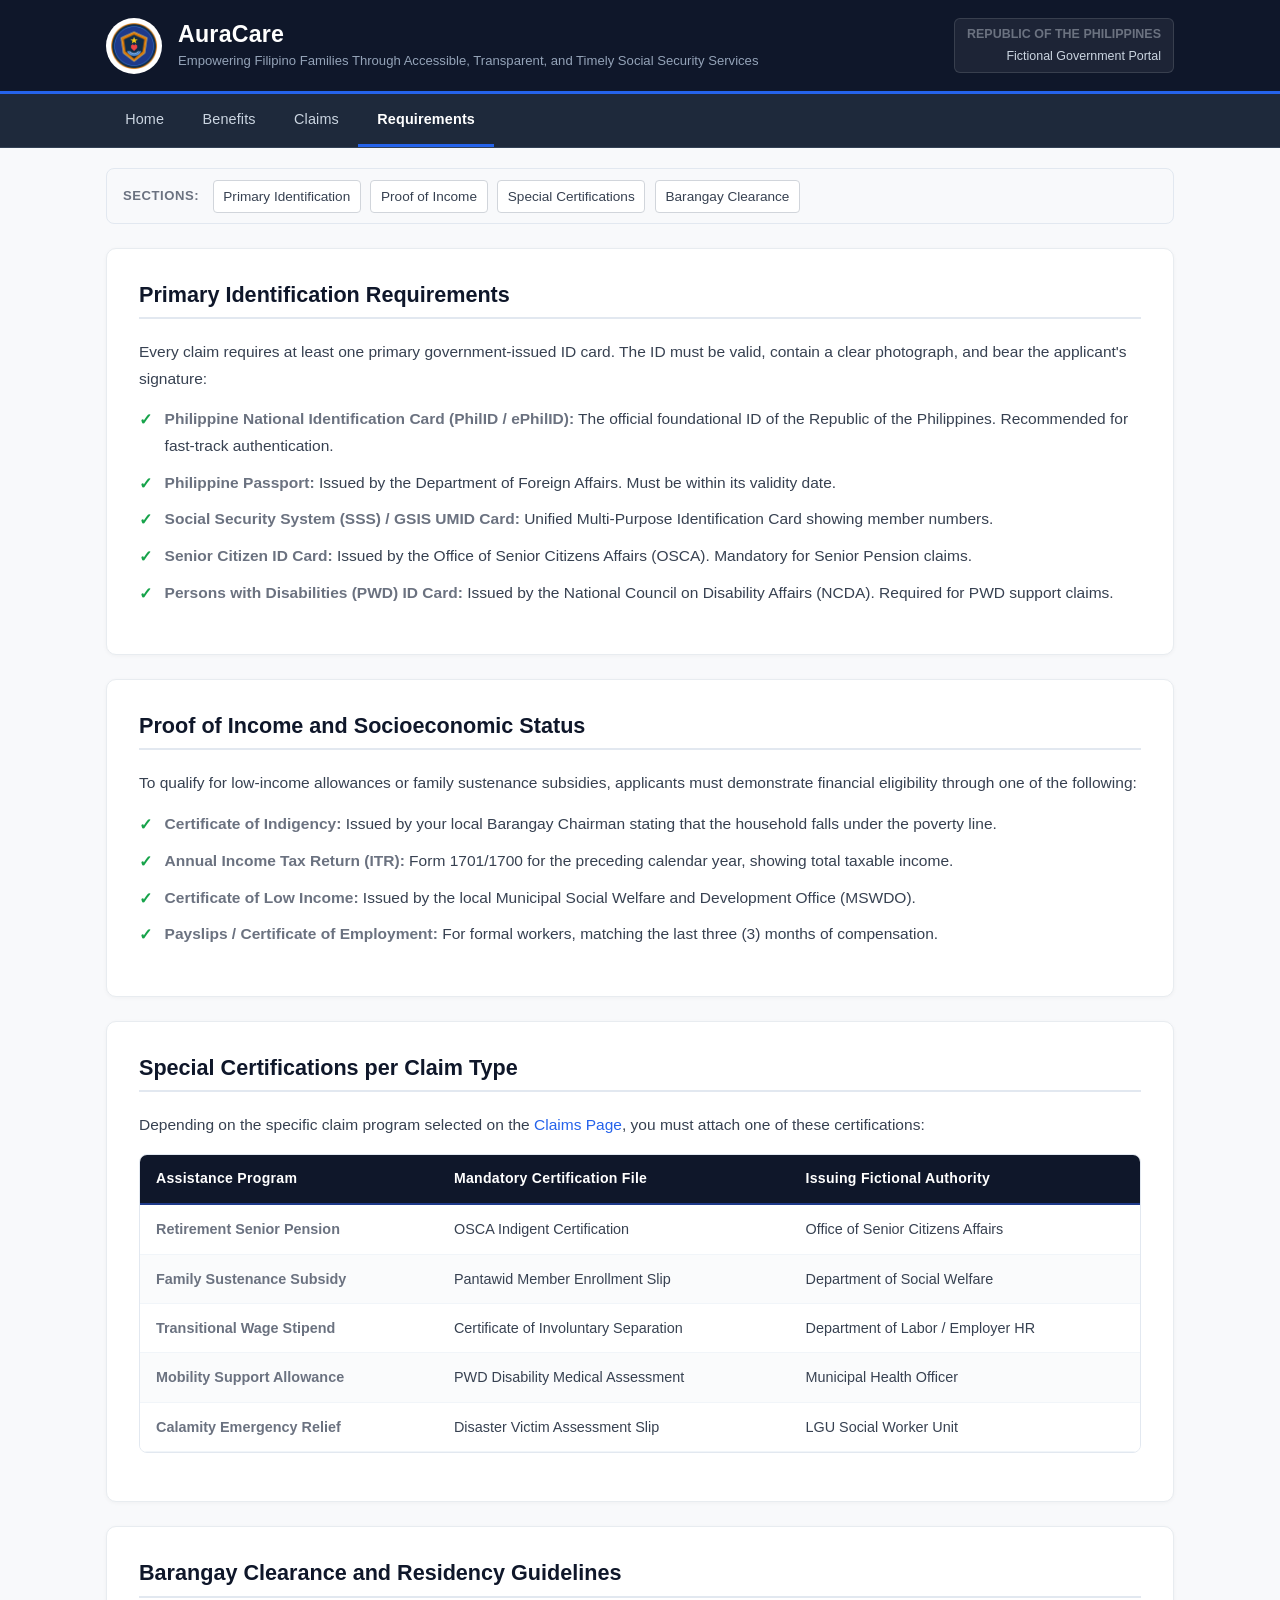
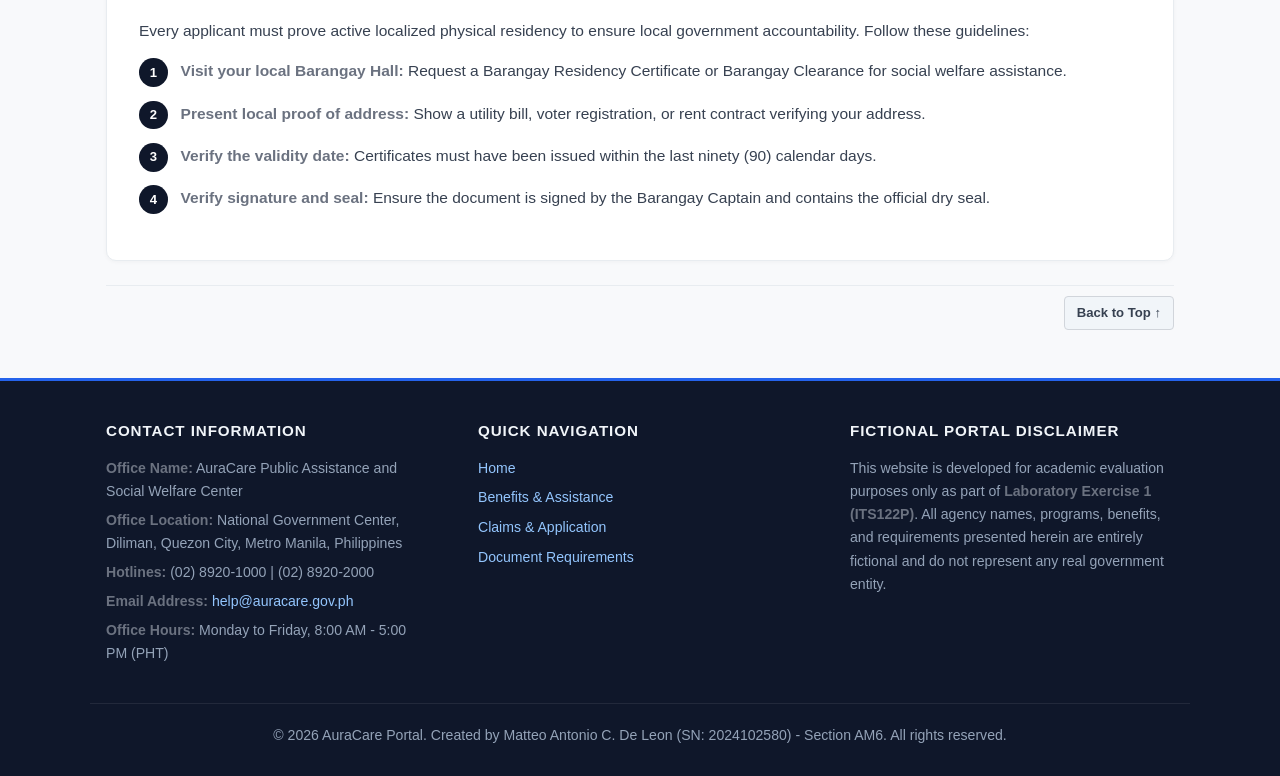
<file: requirements.html>
﻿<!DOCTYPE html>
<html lang="en">
<head>
    <meta charset="UTF-8">
    <meta name="viewport" content="width=device-width, initial-scale=1.0">
    <title>Documentary Requirements Guide - AuraCare Citizen Portal</title>
    <link rel="stylesheet" href="styles.css">
</head>
<body>

    <!-- Main Header Section -->
    <header id="main-header">
        <div class="container header-content">
            <div class="logo-group">
                <img src="images/logo.png" alt="AuraCare Logo" class="portal-logo">
                <div class="title-group">
                    <h1>AuraCare</h1>
                    <p class="tagline">Empowering Filipino Families Through Accessible, Transparent, and Timely Social Security Services</p>
                </div>
            </div>
            <div class="gov-badge">
                <strong>REPUBLIC OF THE PHILIPPINES</strong><br>
                <span>Fictional Government Portal</span>
            </div>
        </div>
    </header>

    <!-- Main Navigation Menu -->
    <nav>
        <div class="container nav-container">
            <a href="index.html">Home</a>
            <a href="benefits.html">Benefits</a>
            <a href="claims.html">Claims</a>
            <a href="requirements.html" class="active">Requirements</a>
        </div>
    </nav>

    <main class="container" id="top">

        <!-- Quick Page Section Navigation -->
        <div class="internal-nav-bar">
            <span>Sections:</span>
            <a href="#primary-id">Primary Identification</a>
            <a href="#proof-income">Proof of Income</a>
            <a href="#special-cert">Special Certifications</a>
            <a href="#barangay-req">Barangay Clearance</a>
        </div>

        <!-- Primary Identification -->
        <section id="primary-id" class="section-box">
            <h2>Primary Identification Requirements</h2>
            <p>Every claim requires at least one primary government-issued ID card. The ID must be valid, contain a clear photograph, and bear the applicant's signature:</p>
            <ul class="bullet-checklist">
                <li><strong>Philippine National Identification Card (PhilID / ePhilID):</strong> The official foundational ID of the Republic of the Philippines. Recommended for fast-track authentication.</li>
                <li><strong>Philippine Passport:</strong> Issued by the Department of Foreign Affairs. Must be within its validity date.</li>
                <li><strong>Social Security System (SSS) / GSIS UMID Card:</strong> Unified Multi-Purpose Identification Card showing member numbers.</li>
                <li><strong>Senior Citizen ID Card:</strong> Issued by the Office of Senior Citizens Affairs (OSCA). Mandatory for Senior Pension claims.</li>
                <li><strong>Persons with Disabilities (PWD) ID Card:</strong> Issued by the National Council on Disability Affairs (NCDA). Required for PWD support claims.</li>
            </ul>
        </section>

        <!-- Proof of Income -->
        <section id="proof-income" class="section-box">
            <h2>Proof of Income and Socioeconomic Status</h2>
            <p>To qualify for low-income allowances or family sustenance subsidies, applicants must demonstrate financial eligibility through one of the following:</p>
            <ul class="bullet-checklist">
                <li><strong>Certificate of Indigency:</strong> Issued by your local Barangay Chairman stating that the household falls under the poverty line.</li>
                <li><strong>Annual Income Tax Return (ITR):</strong> Form 1701/1700 for the preceding calendar year, showing total taxable income.</li>
                <li><strong>Certificate of Low Income:</strong> Issued by the local Municipal Social Welfare and Development Office (MSWDO).</li>
                <li><strong>Payslips / Certificate of Employment:</strong> For formal workers, matching the last three (3) months of compensation.</li>
            </ul>
        </section>

        <!-- Special Certifications -->
        <section id="special-cert" class="section-box">
            <h2>Special Certifications per Claim Type</h2>
            <p>Depending on the specific claim program selected on the <a href="claims.html">Claims Page</a>, you must attach one of these certifications:</p>
            
            <div class="table-container">
                <table>
                    <thead>
                        <tr>
                            <th>Assistance Program</th>
                            <th>Mandatory Certification File</th>
                            <th>Issuing Fictional Authority</th>
                        </tr>
                    </thead>
                    <tbody>
                        <tr>
                            <td><strong>Retirement Senior Pension</strong></td>
                            <td>OSCA Indigent Certification</td>
                            <td>Office of Senior Citizens Affairs</td>
                        </tr>
                        <tr>
                            <td><strong>Family Sustenance Subsidy</strong></td>
                            <td>Pantawid Member Enrollment Slip</td>
                            <td>Department of Social Welfare</td>
                        </tr>
                        <tr>
                            <td><strong>Transitional Wage Stipend</strong></td>
                            <td>Certificate of Involuntary Separation</td>
                            <td>Department of Labor / Employer HR</td>
                        </tr>
                        <tr>
                            <td><strong>Mobility Support Allowance</strong></td>
                            <td>PWD Disability Medical Assessment</td>
                            <td>Municipal Health Officer</td>
                        </tr>
                        <tr>
                            <td><strong>Calamity Emergency Relief</strong></td>
                            <td>Disaster Victim Assessment Slip</td>
                            <td>LGU Social Worker Unit</td>
                        </tr>
                    </tbody>
                </table>
            </div>
        </section>

        <!-- Barangay Requirements -->
        <section id="barangay-req" class="section-box">
            <h2>Barangay Clearance and Residency Guidelines</h2>
            <p>Every applicant must prove active localized physical residency to ensure local government accountability. Follow these guidelines:</p>
            <ol class="step-list">
                <li><strong>Visit your local Barangay Hall:</strong> Request a Barangay Residency Certificate or Barangay Clearance for social welfare assistance.</li>
                <li><strong>Present local proof of address:</strong> Show a utility bill, voter registration, or rent contract verifying your address.</li>
                <li><strong>Verify the validity date:</strong> Certificates must have been issued within the last ninety (90) calendar days.</li>
                <li><strong>Verify signature and seal:</strong> Ensure the document is signed by the Barangay Captain and contains the official dry seal.</li>
            </ol>
        </section>

        <!-- Back to Top Link -->
        <div class="back-to-top-bar">
            <a href="#top">Back to Top &uarr;</a>
        </div>

    </main>

    <!-- Footer & Contact Section -->
    <footer>
        <div class="container footer-grid">
            <div class="footer-col" id="contact">
                <h3>Contact Information</h3>
                <p><strong>Office Name:</strong> AuraCare Public Assistance and Social Welfare Center</p>
                <p><strong>Office Location:</strong> National Government Center, Diliman, Quezon City, Metro Manila, Philippines</p>
                <p><strong>Hotlines:</strong> (02) 8920-1000 | (02) 8920-2000</p>
                <p><strong>Email Address:</strong> <a href="mailto:help@auracare.gov.ph">help@auracare.gov.ph</a></p>
                <p><strong>Office Hours:</strong> Monday to Friday, 8:00 AM - 5:00 PM (PHT)</p>
            </div>
            
            <div class="footer-col">
                <h3>Quick Navigation</h3>
                <ul>
                    <li><a href="index.html">Home</a></li>
                    <li><a href="benefits.html">Benefits & Assistance</a></li>
                    <li><a href="claims.html">Claims & Application</a></li>
                    <li><a href="requirements.html">Document Requirements</a></li>
                </ul>
            </div>

            <div class="footer-col">
                <h3>Fictional Portal Disclaimer</h3>
                <p>
                    This website is developed for academic evaluation purposes only as part of <strong>Laboratory Exercise 1 (ITS122P)</strong>. All agency names, programs, benefits, and requirements presented herein are entirely fictional and do not represent any real government entity.
                </p>
            </div>
        </div>
        <div class="container footer-bottom">
            <p>&copy; 2026 AuraCare Portal. Created by Matteo Antonio C. De Leon (SN: 2024102580) - Section AM6. All rights reserved.</p>
        </div>
    </footer>

</body>
</html>
</file>
<file: styles.css>
/* Global Reset and Element Selectors */
* {
    box-sizing: border-box;
    margin: 0;
    padding: 0;
}

html {
    scroll-behavior: smooth;
    font-size: 16px;
}

body {
    font-family: 'Segoe UI', -apple-system, BlinkMacSystemFont, Roboto, Helvetica, Arial, sans-serif;
    line-height: 1.7;
    color: #1a1a2e;
    background-color: #f8f9fb;
}

header, nav, main, section, article, footer, figure {
    display: block;
}

img {
    max-width: 100%;
    height: auto;
    display: block;
}

a {
    color: #2563eb;
    text-decoration: none;
    transition: color 0.2s ease, opacity 0.2s ease;
}

a:hover {
    color: #1d4ed8;
    text-decoration: underline;
}

h1, h2, h3, h4, h5, h6 {
    color: #0f172a;
    font-weight: 700;
    line-height: 1.3;
    margin-bottom: 0.65rem;
}

h1 {
    font-size: 1.75rem;
    letter-spacing: -0.01em;
}

h2 {
    font-size: 1.35rem;
    border-bottom: 2px solid #e2e8f0;
    padding-bottom: 0.5rem;
    margin-bottom: 1.25rem;
    color: #0f172a;
}

h3 {
    font-size: 1.1rem;
    color: #1e3a8a;
    margin-bottom: 0.4rem;
}

p {
    margin-bottom: 0.9rem;
    font-size: 0.97rem;
    color: #374151;
}

strong {
    color: #6b7280;
    font-weight: 600;
}

em {
    color: #6b7280;
    font-style: italic;
}

ul, ol {
    margin-bottom: 1rem;
    padding-left: 1.5rem;
}

li {
    margin-bottom: 0.45rem;
    color: #374151;
    font-size: 0.97rem;
}

/* Container and Section Boxes */
.container {
    width: 92%;
    max-width: 1100px;
    margin-left: auto;
    margin-right: auto;
    padding-left: 16px;
    padding-right: 16px;
}

.section-box {
    background-color: #ffffff;
    border: 1px solid #e8ecf0;
    border-radius: 10px;
    padding: 2rem;
    margin-top: 1.5rem;
    margin-bottom: 1.5rem;
    box-shadow: 0 1px 4px rgba(0, 0, 0, 0.04);
}

.text-center {
    text-align: center;
}

.text-muted {
    color: #6b7280;
}

/* Badges */
.badge {
    display: inline-block;
    padding: 0.2rem 0.55rem;
    font-size: 0.72rem;
    font-weight: 600;
    text-transform: uppercase;
    letter-spacing: 0.06em;
    border-radius: 4px;
    background-color: #eff6ff;
    color: #1d4ed8;
    margin-bottom: 0.5rem;
    border: 1px solid #dbeafe;
}

.badge-gold {
    background-color: #fffbeb;
    color: #92400e;
    border-color: #fde68a;
}

.badge-green {
    background-color: #f0fdf4;
    color: #15803d;
    border-color: #bbf7d0;
}

.badge-warning {
    background-color: #fff7ed;
    color: #c2410c;
    border-color: #fed7aa;
}

/* Header Styling (ID Selector and Descendants) */
#main-header {
    background-color: #0f172a;
    color: #ffffff;
    padding-top: 1.1rem;
    padding-bottom: 1.1rem;
    border-bottom: 3px solid #2563eb;
}

#main-header .header-content {
    display: flex;
    flex-wrap: wrap;
    align-items: center;
    justify-content: space-between;
    gap: 1rem;
}

#main-header .logo-group {
    display: flex;
    align-items: center;
    gap: 1rem;
}

#main-header .portal-logo {
    width: 56px;
    height: 56px;
    border-radius: 50%;
    border: 2px solid rgba(255,255,255,0.2);
    background-color: #ffffff;
    padding: 2px;
}

#main-header .title-group h1 {
    color: #ffffff;
    font-size: 1.45rem;
    margin-bottom: 0.1rem;
    letter-spacing: 0.01em;
}

#main-header .tagline {
    color: #94a3b8;
    font-size: 0.82rem;
    margin-bottom: 0;
}

#main-header .gov-badge {
    background-color: rgba(255, 255, 255, 0.06);
    border: 1px solid rgba(255, 255, 255, 0.12);
    padding: 0.35rem 0.75rem;
    border-radius: 6px;
    font-size: 0.78rem;
    color: #cbd5e1;
    text-align: right;
}

/* Main Navigation Menu */
nav {
    background-color: #1e293b;
    padding: 0;
    border-bottom: 1px solid #334155;
}

nav .nav-container {
    display: flex;
    flex-wrap: wrap;
    align-items: center;
}

nav a {
    display: inline-block;
    color: #cbd5e1;
    font-weight: 500;
    font-size: 0.9rem;
    padding: 0.8rem 1.2rem;
    text-decoration: none;
    letter-spacing: 0.01em;
    border-bottom: 3px solid transparent;
    transition: color 0.2s ease, border-color 0.2s ease;
}

nav a:hover {
    color: #ffffff;
    border-bottom-color: #3b82f6;
    text-decoration: none;
}

/* Active Navigation Indicator */
nav a.active {
    color: #ffffff;
    font-weight: 600;
    border-bottom: 3px solid #2563eb;
}

/* Internal Page Section Navigation */
.internal-nav-bar {
    background-color: #f8f9fb;
    border: 1px solid #e2e8f0;
    border-radius: 8px;
    padding: 0.65rem 1rem;
    margin-top: 1.25rem;
    margin-bottom: 1.25rem;
    display: flex;
    flex-wrap: wrap;
    align-items: center;
    gap: 0.4rem 0.6rem;
}

.internal-nav-bar span {
    font-weight: 600;
    color: #6b7280;
    font-size: 0.82rem;
    text-transform: uppercase;
    letter-spacing: 0.04em;
    margin-right: 0.25rem;
}

.internal-nav-bar a {
    color: #374151;
    padding: 0.25rem 0.6rem;
    border-radius: 4px;
    font-size: 0.85rem;
    font-weight: 500;
    display: inline-block;
    background-color: #ffffff;
    border: 1px solid #d1d5db;
}

.internal-nav-bar a:hover {
    background-color: #1e3a8a;
    color: #ffffff;
    text-decoration: none;
    border-color: #1e3a8a;
}

/* Card Grids and Service/Benefit Cards */
.card-grid-2 {
    display: flex;
    flex-wrap: wrap;
    gap: 1.25rem;
    margin-top: 1rem;
}

.card-grid-2 > .service-card,
.card-grid-2 > .benefit-card {
    flex: 1 1 calc(50% - 1.25rem);
    min-width: 270px;
}

.card-grid-3 {
    display: flex;
    flex-wrap: wrap;
    gap: 1.25rem;
    margin-top: 1rem;
}

.card-grid-3 > .service-card,
.card-grid-3 > .benefit-card {
    flex: 1 1 calc(33.333% - 1.25rem);
    min-width: 240px;
}

.service-card,
.benefit-card {
    background-color: #ffffff;
    border: 1px solid #e2e8f0;
    border-radius: 10px;
    padding: 1.4rem;
    display: flex;
    flex-direction: column;
    justify-content: space-between;
    transition: box-shadow 0.2s ease, transform 0.2s ease;
    box-shadow: none;
}

.service-card:hover,
.benefit-card:hover {
    transform: translateY(-3px);
    box-shadow: 0 6px 20px rgba(0, 0, 0, 0.08);
}

.service-card h3,
.benefit-card h3 {
    font-size: 1.05rem;
    margin-bottom: 0.4rem;
}

.service-card p,
.benefit-card p {
    font-size: 0.92rem;
    color: #4b5563;
    margin-bottom: 0.65rem;
}

.card-meta {
    background-color: #f8f9fb;
    border-left: 2px solid #2563eb;
    padding: 0.65rem 0.85rem;
    border-radius: 0 6px 6px 0;
    margin-bottom: 1rem;
    font-size: 0.85rem;
}

.card-meta strong {
    color: #1e3a8a;
    display: block;
    margin-bottom: 0.2rem;
}

/* Buttons */
.btn {
    display: inline-block;
    font-weight: 600;
    font-size: 0.88rem;
    text-align: center;
    padding: 0.55rem 1.1rem;
    border-radius: 6px;
    border: 1px solid transparent;
    cursor: pointer;
    text-decoration: none;
    transition: all 0.2s ease;
    letter-spacing: 0.01em;
}

.btn-primary {
    background-color: #2563eb;
    color: #ffffff;
    border-color: #1d4ed8;
}

.btn-primary:hover {
    background-color: #1d4ed8;
    color: #ffffff;
    text-decoration: none;
}

.btn-secondary {
    background-color: #f1f5f9;
    color: #334155;
    border-color: #cbd5e1;
}

.btn-secondary:hover {
    background-color: #e2e8f0;
    color: #1e293b;
    text-decoration: none;
}

.btn-accent {
    background-color: #f59e0b;
    color: #ffffff;
    border-color: #d97706;
}

.btn-accent:hover {
    background-color: #d97706;
    color: #ffffff;
    text-decoration: none;
}

.btn-sm {
    padding: 0.3rem 0.75rem;
    font-size: 0.82rem;
}

/* Table Styling */
.table-container {
    width: 100%;
    overflow-x: auto;
    margin-top: 1rem;
    margin-bottom: 1rem;
    border-radius: 8px;
    border: 1px solid #e2e8f0;
}

table {
    width: 100%;
    border-collapse: collapse;
    background-color: #ffffff;
}

table thead tr {
    background-color: #0f172a;
    color: #ffffff;
    text-align: left;
}

table th {
    padding: 0.75rem 1rem;
    font-weight: 600;
    font-size: 0.88rem;
    border-bottom: 2px solid #1e3a8a;
    letter-spacing: 0.02em;
}

table td {
    padding: 0.75rem 1rem;
    font-size: 0.9rem;
    color: #374151;
    border-bottom: 1px solid #f1f5f9;
}

table tbody tr:nth-child(even) {
    background-color: #fafbfc;
}

table tbody tr:hover {
    background-color: #eff6ff;
}

/* Form Styling */
form {
    margin-top: 1.1rem;
}

fieldset {
    border: 1px solid #e2e8f0;
    border-radius: 8px;
    padding: 1.35rem;
    margin-bottom: 1.35rem;
    background-color: #fafbfc;
}

legend {
    font-weight: 700;
    font-size: 0.95rem;
    color: #0f172a;
    padding-left: 0.5rem;
    padding-right: 0.5rem;
    background-color: #ffffff;
    border: 1px solid #e2e8f0;
    border-radius: 4px;
}

.form-row {
    display: flex;
    flex-wrap: wrap;
    gap: 1rem;
    margin-bottom: 0.9rem;
}

.form-group {
    flex: 1 1 calc(50% - 1rem);
    min-width: 220px;
    display: flex;
    flex-direction: column;
}

.form-group.full-width {
    flex: 1 1 100%;
}

label {
    font-weight: 600;
    font-size: 0.86rem;
    color: #374151;
    margin-bottom: 0.3rem;
}

input[type="text"],
input[type="email"],
input[type="tel"],
input[type="date"],
select,
textarea {
    width: 100%;
    padding: 0.6rem 0.8rem;
    font-family: inherit;
    font-size: 0.92rem;
    color: #1a1a2e;
    background-color: #ffffff;
    border: 1px solid #d1d5db;
    border-radius: 6px;
    transition: border-color 0.2s ease, box-shadow 0.2s ease;
}

input[type="text"]:focus,
input[type="email"]:focus,
input[type="tel"]:focus,
input[type="date"]:focus,
select:focus,
textarea:focus {
    outline: none;
    border-color: #2563eb;
    box-shadow: 0 0 0 3px rgba(37, 99, 235, 0.1);
}

textarea {
    resize: vertical;
    min-height: 105px;
}

.radio-group,
.checkbox-group {
    display: flex;
    flex-wrap: wrap;
    gap: 0.7rem 1.4rem;
    margin-top: 0.4rem;
}

.choice-item {
    display: flex;
    align-items: center;
    gap: 0.4rem;
}

.choice-item input[type="radio"],
.choice-item input[type="checkbox"] {
    width: 1rem;
    height: 1rem;
    cursor: pointer;
    accent-color: #2563eb;
}

.choice-item label {
    font-weight: 500;
    margin-bottom: 0;
    cursor: pointer;
    font-size: 0.9rem;
}

.declaration-box {
    background-color: #fffbeb;
    border: 1px solid #fde68a;
    border-radius: 6px;
    padding: 0.9rem 1rem;
    margin-top: 0.9rem;
    margin-bottom: 1.35rem;
    display: flex;
    align-items: flex-start;
    gap: 0.65rem;
}

.declaration-box input[type="checkbox"] {
    margin-top: 0.2rem;
    width: 1.1rem;
    height: 1.1rem;
    accent-color: #d97706;
}

.declaration-box label {
    font-size: 0.9rem;
    color: #78350f;
    line-height: 1.5;
    margin-bottom: 0;
}

.form-actions {
    display: flex;
    flex-wrap: wrap;
    gap: 0.75rem;
    margin-top: 0.9rem;
}

/* List Helpers */
.step-list {
    counter-reset: step-counter;
    list-style: none;
    padding-left: 0;
}

.step-list li {
    counter-increment: step-counter;
    position: relative;
    padding-left: 2.6rem;
    margin-bottom: 1rem;
}

.step-list li::before {
    content: counter(step-counter);
    position: absolute;
    left: 0;
    top: 0;
    width: 1.8rem;
    height: 1.8rem;
    background-color: #0f172a;
    color: #ffffff;
    font-weight: 700;
    border-radius: 50%;
    display: flex;
    align-items: center;
    justify-content: center;
    font-size: 0.82rem;
}

.bullet-checklist {
    list-style-type: none;
    padding-left: 0;
}

.bullet-checklist li {
    position: relative;
    padding-left: 1.6rem;
    margin-bottom: 0.65rem;
}

.bullet-checklist li::before {
    content: "✓";
    position: absolute;
    left: 0;
    top: 0;
    color: #16a34a;
    font-weight: 900;
    font-size: 1rem;
}

/* Back to Top Bar */
.back-to-top-bar {
    text-align: right;
    margin-top: 1.25rem;
    padding-top: 0.65rem;
    border-top: 1px solid #e8ecf0;
}

.back-to-top-bar a {
    display: inline-block;
    background-color: #f1f5f9;
    border: 1px solid #d1d5db;
    color: #374151;
    padding: 0.3rem 0.75rem;
    border-radius: 4px;
    font-size: 0.82rem;
    font-weight: 600;
}

.back-to-top-bar a:hover {
    background-color: #0f172a;
    color: #ffffff;
    border-color: #0f172a;
    text-decoration: none;
}

/* Footer and Contact Section */
footer {
    background-color: #0f172a;
    color: #94a3b8;
    padding-top: 2.5rem;
    padding-bottom: 1.5rem;
    margin-top: 3rem;
    border-top: 3px solid #2563eb;
}

footer h3 {
    color: #f1f5f9;
    font-size: 0.95rem;
    font-weight: 700;
    margin-bottom: 1rem;
    text-transform: uppercase;
    letter-spacing: 0.06em;
    border-bottom: none;
    padding-bottom: 0;
}

footer p, footer li {
    color: #94a3b8;
    font-size: 0.88rem;
    line-height: 1.65;
    margin-bottom: 0.35rem;
}

footer a {
    color: #93c5fd;
}

footer a:hover {
    color: #ffffff;
    text-decoration: none;
}

.footer-grid {
    display: flex;
    flex-wrap: wrap;
    gap: 2rem 3rem;
    align-items: flex-start;
    justify-content: space-between;
}

.footer-col {
    flex: 1 1 200px;
    min-width: 180px;
}

.footer-col ul {
    list-style: none;
    padding-left: 0;
    margin-bottom: 0;
}

.footer-col ul li {
    margin-bottom: 0.4rem;
    font-size: 0.88rem;
}

.footer-bottom {
    margin-top: 2rem;
    padding-top: 1.25rem;
    border-top: 1px solid rgba(255, 255, 255, 0.08);
    text-align: center;
    font-size: 0.82rem;
    color: #475569;
}

/* Responsive Media Queries */
@media (max-width: 768px) {
    #main-header .header-content {
        flex-direction: column;
        text-align: center;
    }

    #main-header .logo-group {
        flex-direction: column;
    }

    #main-header .gov-badge {
        text-align: center;
    }

    nav .nav-container {
        flex-direction: column;
        width: 100%;
    }

    nav a {
        width: 100%;
        text-align: center;
        border-bottom: 1px solid rgba(255, 255, 255, 0.08);
        border-bottom-color: rgba(255, 255, 255, 0.08);
    }

    nav a.active {
        border-bottom: 1px solid rgba(37, 99, 235, 0.5);
    }

    .form-group {
        flex: 1 1 100%;
    }

    .footer-grid {
        flex-direction: column;
        gap: 1.5rem;
    }
}
</file>
